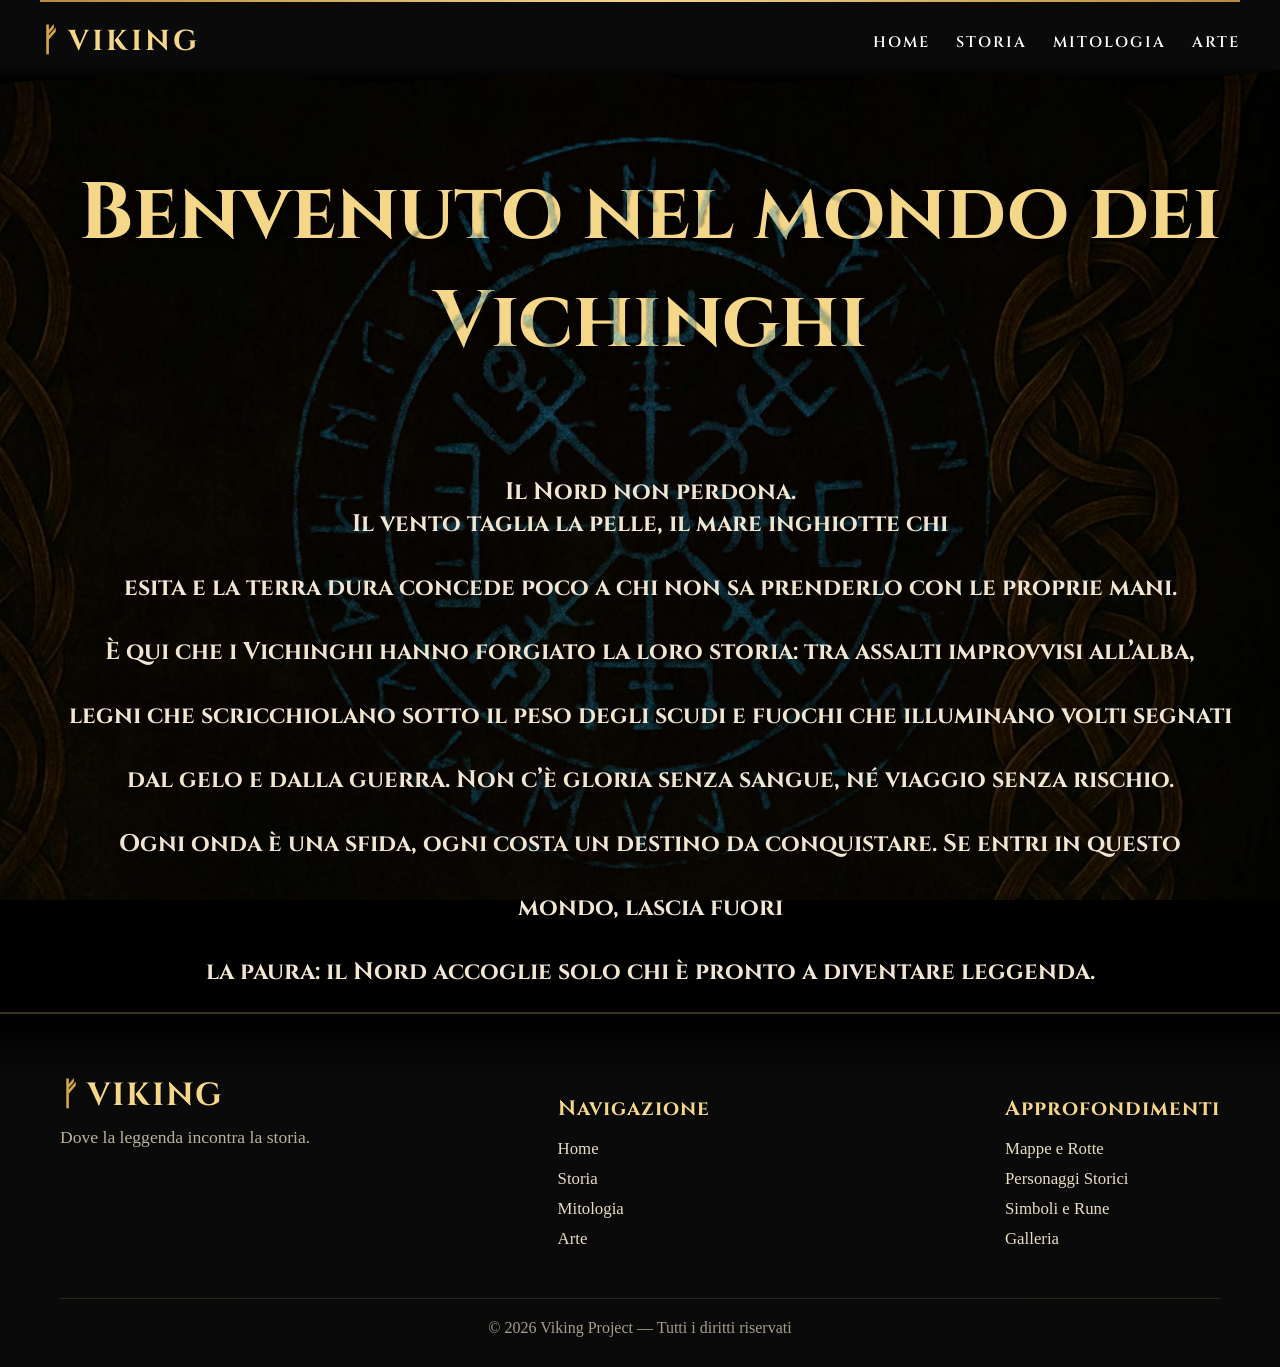
<file: index.html>
<!DOCTYPE html>
<html lang="it">
<head>
  <meta charset="UTF-8">
  <meta name="viewport" content="width=device-width, initial-scale=1.0">
  <title>Viking</title>
  <link rel="stylesheet" href="style.css">
  <link href="https://fonts.googleapis.com/css2?family=Cinzel:wght@700&display=swap" rel="stylesheet">
</head>
<body>

<header class="header-viking">
  <nav class="navbar">
    <div class="logo"><span class="rune">ᚠ</span> VIKING</div>
    <ul class="nav-links">
      <li><a href="./index.html">HOME</a></li>
      <li><a href="./storia.html">STORIA</a></li>
      <li><a href="./mitologia.html">MITOLOGIA</a></li>
      <li><a href="./arte.html">ARTE</a></li>
      
    </ul>
  </nav>
</header>
  <main>
  
   <section class="hero">
     <h1 class="hero-title">Benvenuto nel mondo dei Vichinghi</h1>
  <div class="vegvisir-container">
     
    <p class="text-paragraph"><strong> Il Nord non perdona. <br>Il vento taglia la pelle, il mare inghiotte chi  <br>
         <br>
      esita e la terra dura concede poco a chi non sa prenderlo con le proprie mani. <br>
        <br>
      È qui che i Vichinghi hanno forgiato la loro storia: tra assalti improvvisi all’alba,  <br>
        <br>
      legni che scricchiolano sotto il peso degli scudi e fuochi che illuminano volti segnati  <br>
        <br>
      dal gelo e dalla guerra. Non c’è gloria senza sangue, né viaggio senza rischio.  <br>
        <br>
      Ogni onda è una sfida, ogni costa un destino da conquistare. Se entri in questo  <br>
       <br>
      mondo, lascia fuori  <br>
        <br>
      la paura: il Nord accoglie solo chi è pronto a diventare leggenda.</p></strong>
  
  </div>
</section>
<footer class="footer-viking">
  <div class="footer-content">

    <!-- LOGO -->
    <div class="footer-section footer-logo">
      <div class="logo"><span class="rune">ᚠ</span> VIKING</div>
      <p class="footer-slogan">Dove la leggenda incontra la storia.</p>
    </div>

    <!-- LINK DI NAVIGAZIONE -->
    <div class="footer-section">
      <h3 class="footer-title">Navigazione</h3>
      <ul class="footer-links">
        <li><a href="./index.html">Home</a></li>
        <li><a href="./storia.html">Storia</a></li>
        <li><a href="./mitologia.html">Mitologia</a></li>
        <li><a href="./arte.html">Arte</a></li>
      </ul>
    </div>

    <!-- SEZIONE EXTRA -->
    <div class="footer-section">
      <h3 class="footer-title">Approfondimenti</h3>
      <ul class="footer-links">
        <li><a href="./mappe.html">Mappe e Rotte</a></li>
        <li><a href="./personaggi.html">Personaggi Storici</a></li>
        <li><a href="./simboli&rune.html">Simboli e Rune</a></li>
        <li><a href="./galleria.html">Galleria</a></li>
      </ul>
    </div>

 

  </div>

  <div class="footer-bottom">
    © 2026 Viking Project — Tutti i diritti riservati
  </div>
</footer>



  </main>
</body>
</html>
</file>
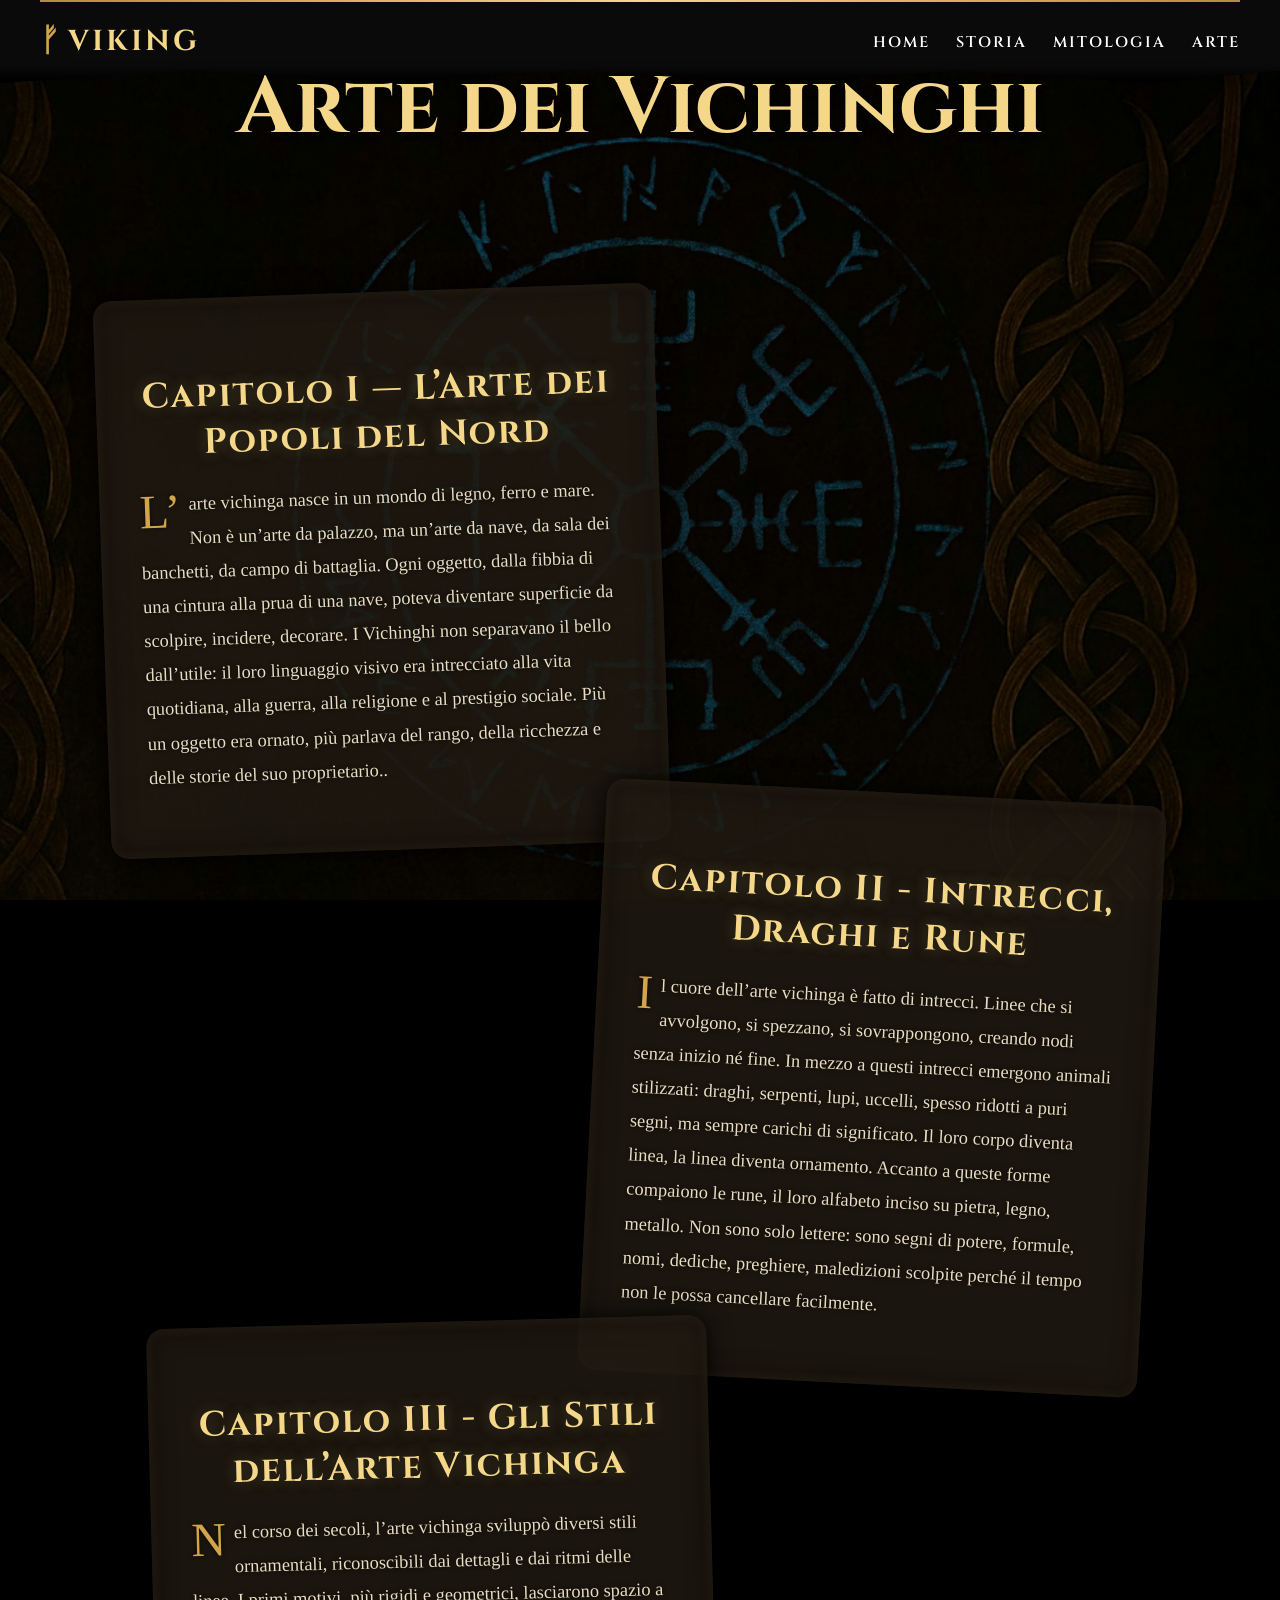
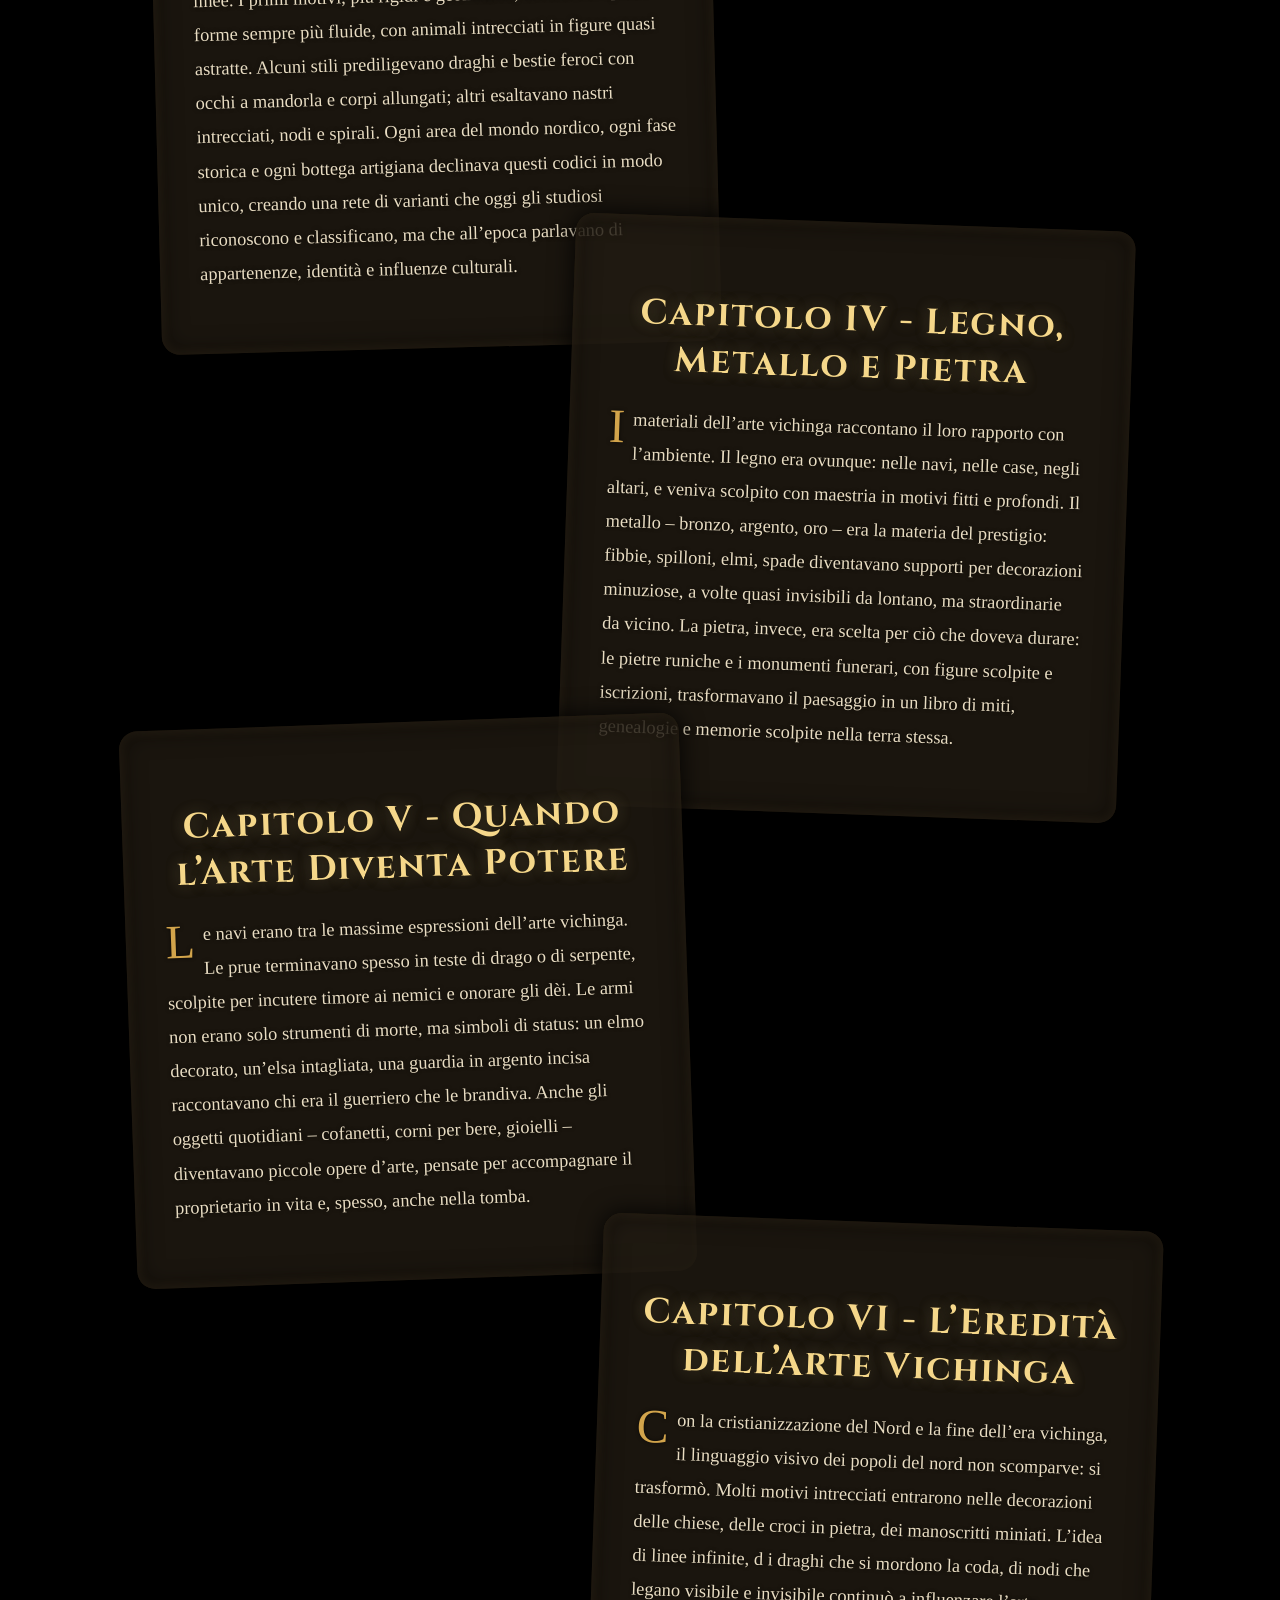
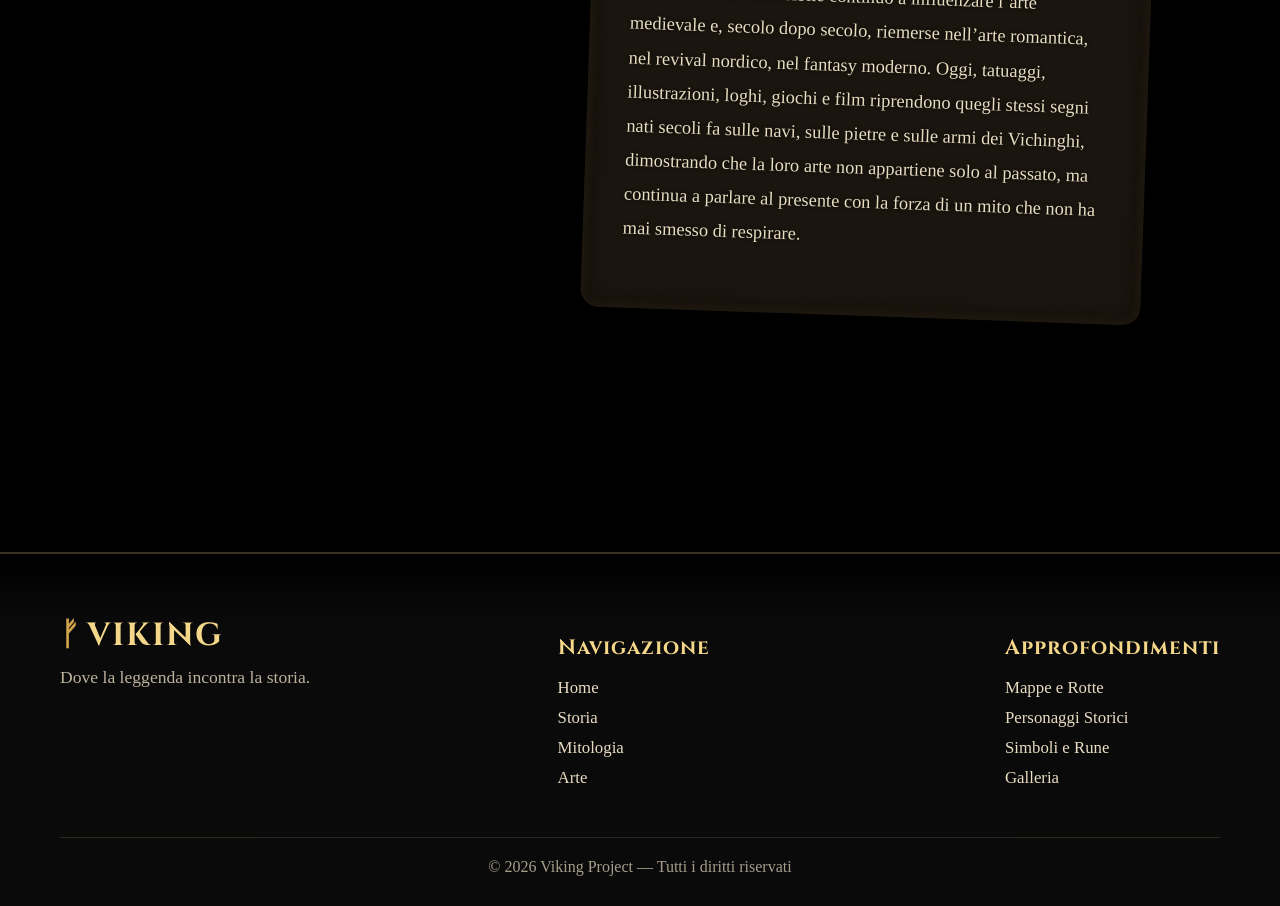
<file: arte.html>
<!DOCTYPE html>
<html lang="it">
<head>
  <meta charset="UTF-8">
  <meta name="viewport" content="width=device-width, initial-scale=1.0">
  <title>Viking</title>
  <link rel="stylesheet" href="style.css">
  <link href="https://fonts.googleapis.com/css2?family=Cinzel:wght@700&display=swap" rel="stylesheet">
</head>

<body>

<header class="header-viking">
  <nav class="navbar">
    <div class="logo"><span class="rune">ᚠ</span> VIKING</div>
    <ul class="nav-links">
      <li><a href="./index.html">HOME</a></li>
      <li><a href="./storia.html">STORIA</a></li>
      <li><a href="./mitologia.html">MITOLOGIA</a></li>
      <li><a href="./arte.html">ARTE</a></li>
      
    </ul>
  </nav>
</header>


  <main>
    <h1 class="arte-title">Arte dei Vichinghi</h1>
<section class="arte-vichinga">
   <!--CAP 1-->
    <div class="chapter-container">
        <h2 class="chapter-title">Capitolo I — L’Arte dei Popoli del Nord</h2>
        <p class="chapter-text">
           L’arte vichinga nasce in un mondo di legno, ferro e mare. 
           Non è un’arte da palazzo, ma un’arte da nave, da sala dei banchetti, 
           da campo di battaglia. Ogni oggetto, dalla fibbia di una cintura alla prua di una nave, 
           poteva diventare superficie da scolpire, incidere, decorare. I Vichinghi non separavano 
           il bello dall’utile: il loro linguaggio visivo era intrecciato alla vita quotidiana, 
           alla guerra, alla religione e al prestigio sociale. 
           Più un oggetto era ornato, più parlava del rango,
            della ricchezza e delle storie del suo proprietario..
        </p>
    </div>
     <!--CAP 2-->
  <div class="chapter-container">
        <h2 class="chapter-title">Capitolo II - Intrecci, Draghi e Rune</h2>
        <p class="chapter-text">
           Il cuore dell’arte vichinga è fatto di intrecci. Linee che si avvolgono, 
           si spezzano, si sovrappongono, creando nodi senza inizio né fine.
            In mezzo a questi intrecci emergono animali stilizzati: 
            draghi, serpenti, lupi, uccelli, spesso ridotti a puri segni,
             ma sempre carichi di significato. Il loro corpo diventa linea, 
             la linea diventa ornamento. Accanto a queste forme compaiono 
             le rune, il loro alfabeto inciso su pietra, legno, metallo. 
             Non sono solo lettere: sono segni di potere, 
           formule, nomi, dediche, preghiere,
            maledizioni scolpite perché il tempo non le possa cancellare facilmente.
        </p>
    </div>
     <!--CAP 3-->
  <div class="chapter-container">
        <h2 class="chapter-title">Capitolo III - Gli Stili dell’Arte Vichinga</h2>
        <p class="chapter-text">
          Nel corso dei secoli, l’arte vichinga sviluppò diversi 
          stili ornamentali, riconoscibili dai dettagli e dai ritmi delle linee. 
          I primi motivi, più rigidi e geometrici, lasciarono spazio 
          a forme sempre più fluide, con animali intrecciati 
          in figure quasi astratte. Alcuni stili prediligevano
           draghi e bestie feroci con occhi a mandorla 
           e corpi allungati; altri esaltavano nastri intrecciati, 
           nodi e spirali. Ogni area del mondo nordico, ogni 
           fase storica e ogni bottega artigiana declinava 
           questi codici in modo unico, creando una rete di varianti che oggi gli 
          studiosi riconoscono 
          e classificano, 
          ma che all’epoca parlavano di appartenenze, identità e influenze culturali.
        </p>
    </div>
 <!--CAP 4-->
  <div class="chapter-container">
        <h2 class="chapter-title"> Capitolo IV - Legno, Metallo e Pietra</h2>
        <p class="chapter-text">
           I materiali dell’arte vichinga raccontano il loro rapporto con l’ambiente. 
           Il legno era ovunque: nelle navi, nelle case, negli altari, 
           e veniva scolpito con maestria in motivi fitti e profondi. 
           Il metallo – bronzo, argento, oro – era la materia del prestigio: 
           fibbie, spilloni, elmi, spade diventavano supporti per decorazioni minuziose,
            a volte quasi invisibili da lontano, ma straordinarie da vicino. La pietra, invece,
             era scelta per ciò che doveva durare: le pietre runiche e i monumenti funerari, 
             con figure scolpite e iscrizioni,
            trasformavano il paesaggio in un libro di miti, genealogie e memorie scolpite nella terra stessa.
        </p>
    </div>
 <!--CAP 5-->
  <div class="chapter-container">
        <h2 class="chapter-title">Capitolo V - Quando l’Arte Diventa Potere</h2>
        <p class="chapter-text">
          Le navi erano tra le massime espressioni dell’arte vichinga. 
          Le prue terminavano spesso in teste di drago o di serpente, 
          scolpite per incutere timore ai nemici e onorare gli dèi. 
          Le armi non erano solo strumenti di morte, ma simboli di status:
           un elmo decorato, un’elsa intagliata, una guardia in argento 
           incisa raccontavano chi era il guerriero che le brandiva. 
           Anche gli oggetti quotidiani – cofanetti, corni per bere, gioielli –
           diventavano piccole opere d’arte, pensate per accompagnare 
           il proprietario in vita e, spesso, anche nella tomba.
        </p>
    </div>
     <!--CAP 6-->
      <div class="chapter-container">
        <h2 class="chapter-title">Capitolo VI - L’Eredità dell’Arte Vichinga</h2>
        <p class="chapter-text">
            Con la cristianizzazione del Nord e la fine dell’era vichinga, 
            il linguaggio visivo dei popoli del nord non scomparve: 
            si trasformò. Molti motivi intrecciati entrarono 
            nelle decorazioni delle chiese, delle croci in pietra,
             dei manoscritti miniati. L’idea di linee infinite, d
             i draghi che si mordono la coda, di nodi che legano visibile 
             e invisibile continuò a influenzare l’arte medievale e, 
             secolo dopo secolo, riemerse nell’arte romantica, 
             nel revival nordico, nel fantasy moderno. 
             Oggi, tatuaggi, illustrazioni, loghi,
              giochi e film riprendono quegli stessi segni nati secoli fa sulle navi,
               sulle pietre e sulle armi dei Vichinghi, dimostrando che la loro arte non appartiene solo al passato, 
            ma continua a parlare al presente con la forza di un mito che non ha mai smesso di respirare.
        </p>
    </div>
     
    </div>
</section>

<footer class="footer-viking">
  <div class="footer-content">

    <!-- LOGO -->
    <div class="footer-section footer-logo">
      <div class="logo"><span class="rune">ᚠ</span> VIKING</div>
      <p class="footer-slogan">Dove la leggenda incontra la storia.</p>
    </div>

    <!-- LINK DI NAVIGAZIONE -->
    <div class="footer-section">
      <h3 class="footer-title">Navigazione</h3>
      <ul class="footer-links">
        <li><a href="./index.html">Home</a></li>
        <li><a href="./storia.html">Storia</a></li>
        <li><a href="./mitologia.html">Mitologia</a></li>
        <li><a href="./arte.html">Arte</a></li>
      </ul>
    </div>

    <!-- SEZIONE EXTRA -->
    <div class="footer-section">
      <h3 class="footer-title">Approfondimenti</h3>
      <ul class="footer-links">
        <li><a href="./mappe.html">Mappe e Rotte</a></li>
        <li><a href="./personaggi.html">Personaggi Storici</a></li>
        <li><a href="./simboli&rune.html">Simboli e Rune</a></li>
        <li><a href="./galleria.html">Galleria</a></li>
      </ul>
    </div>

   

  </div>

  <div class="footer-bottom">
    © 2026 Viking Project — Tutti i diritti riservati
  </div>
</footer>


  </main>
</body>
</html>
</file>
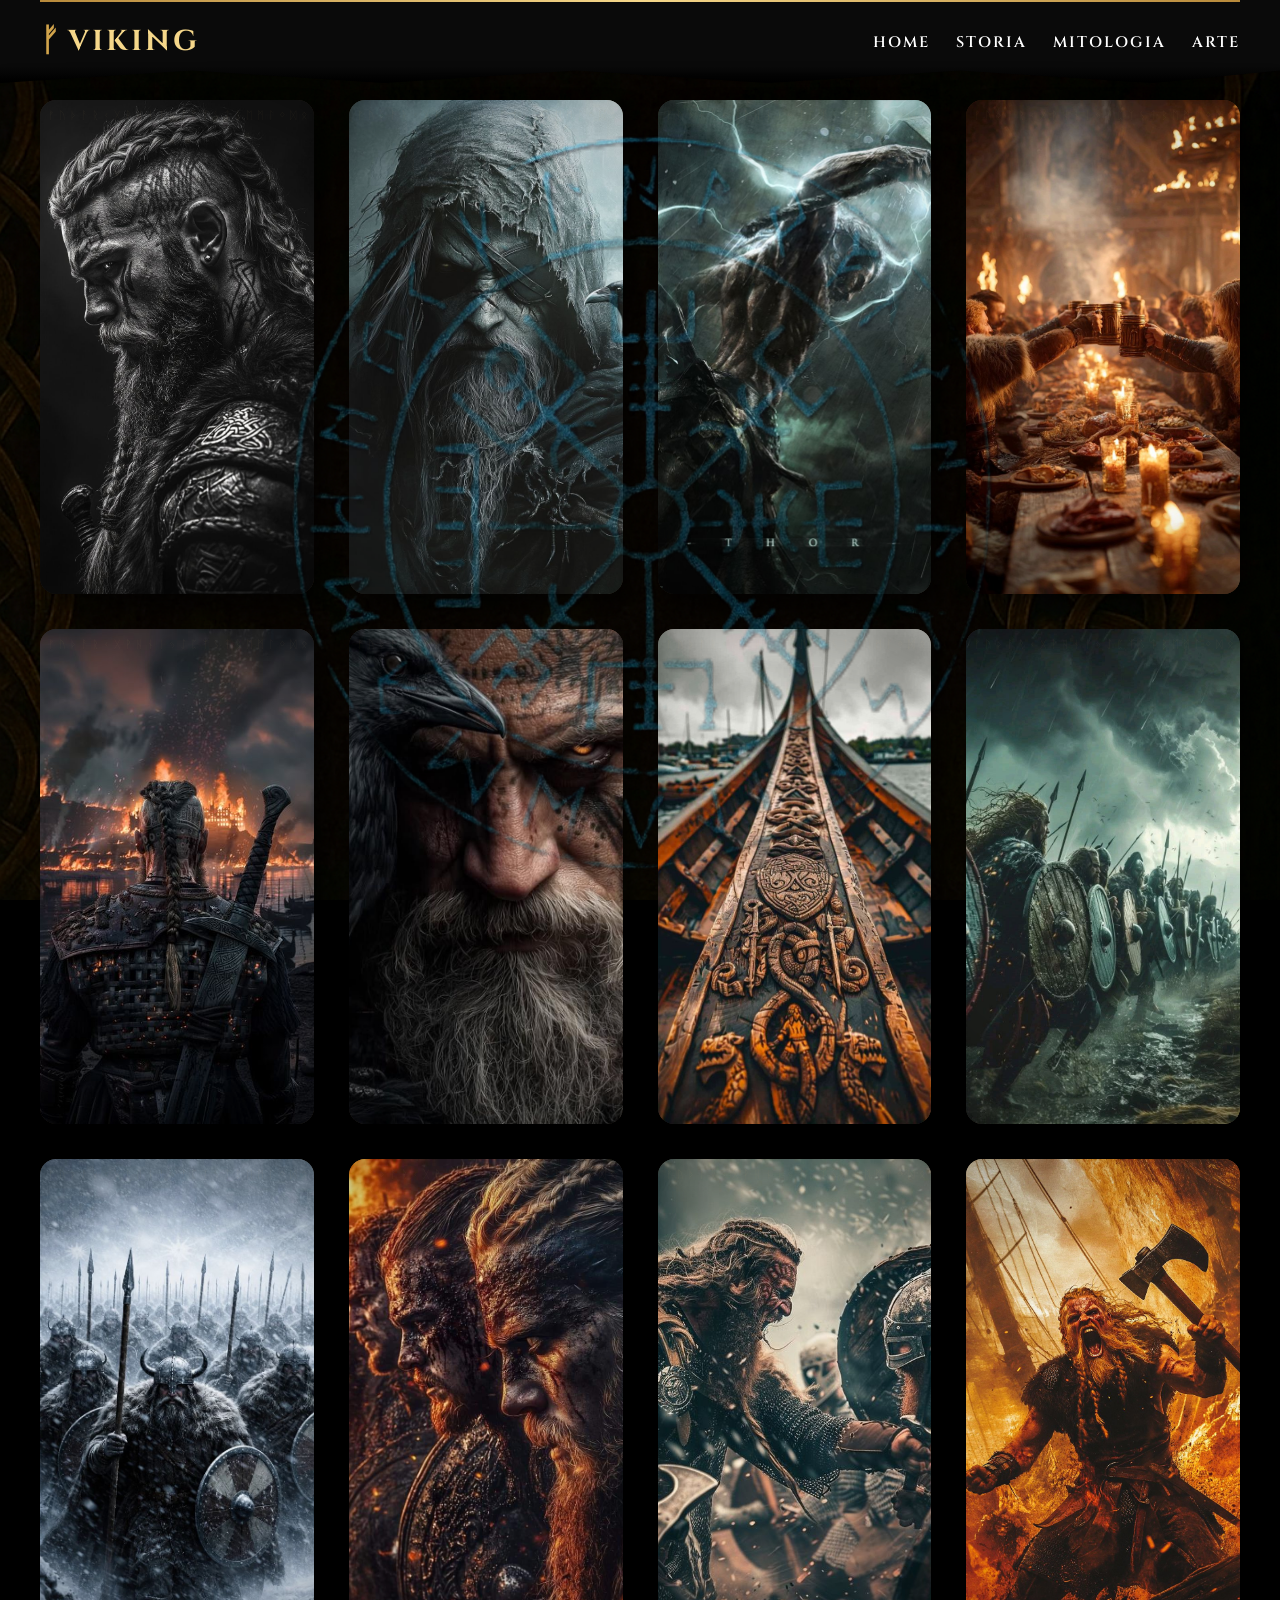
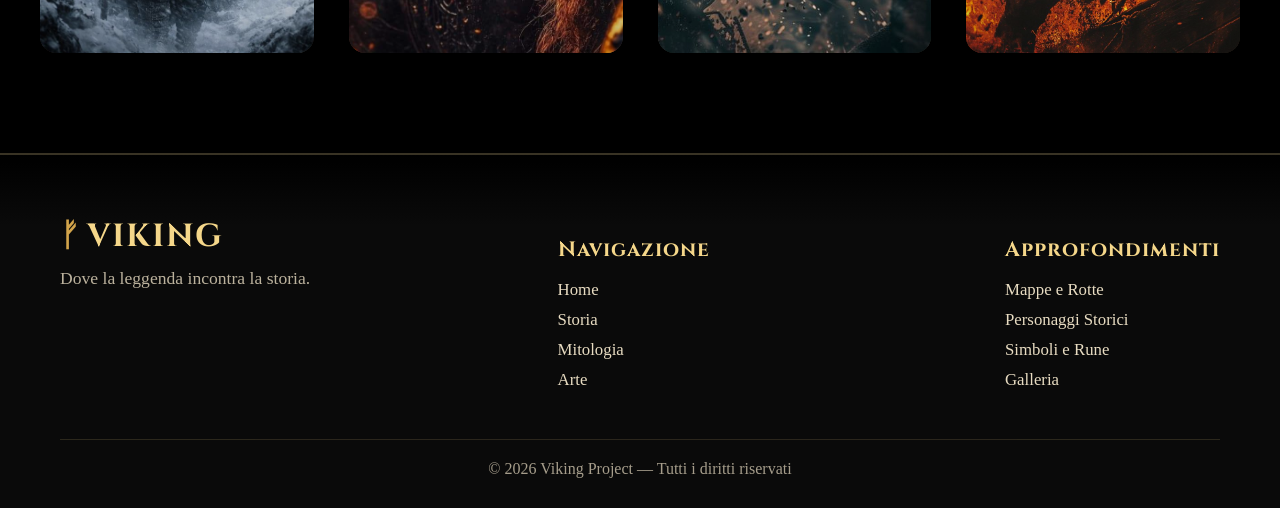
<file: galleria.html>
<!DOCTYPE html>
<html lang="it">
<head>
  <meta charset="UTF-8">
  <meta name="viewport" content="width=device-width, initial-scale=1.0">
  <title>Viking</title>
  <link rel="stylesheet" href="style.css">
  <link href="https://fonts.googleapis.com/css2?family=Cinzel:wght@700&display=swap" rel="stylesheet">
</head>
<body>

<header class="header-viking">
  <nav class="navbar">
    <div class="logo"><span class="rune">ᚠ</span> VIKING</div>
    <ul class="nav-links">
      <li><a href="./index.html">HOME</a></li>
      <li><a href="./storia.html">STORIA</a></li>
      <li><a href="./mitologia.html">MITOLOGIA</a></li>
      <li><a href="./arte.html">ARTE</a></li>
      
    </ul>
  </nav>
</header>

<div class="viking-gallery">

  <div class="gallery-item">
    <img src="img1.jpg" alt="Viking Image 1">
  </div>

  <div class="gallery-item">
    <img src="img2.jpg" alt="Viking Image 2">
  </div>

  <div class="gallery-item">
    <img src="img3.jpg" alt="Viking Image 3">
  </div>

  <div class="gallery-item">
    <img src="img4.jpg" alt="Viking Image 4">
  </div>

  <div class="gallery-item">
    <img src="img5.jpg" alt="Viking Image 5">
  </div>

  <div class="gallery-item">
    <img src="img6.jpg" alt="Viking Image 6">
  </div>
 <div class="gallery-item">
    <img src="img7.jpg" alt="Viking Image 7">
  </div>
  <div class="gallery-item">
    <img src="img8.jpg" alt="Viking Image 8">
  </div>
  <div class="gallery-item">
    <img src="img9.jpg" alt="Viking Image 9">
  </div>
  <div class="gallery-item">
    <img src="img10.jpg" alt="Viking Image 10">
  </div>
   <div class="gallery-item">
    <img src="img11.jpg" alt="Viking Image 11">
  </div>
   <div class="gallery-item">
    <img src="img12.jpg" alt="Viking Image 12">
  </div>
</div>


<footer class="footer-viking">
  <div class="footer-content">

    <!-- LOGO -->
    <div class="footer-section footer-logo">
      <div class="logo"><span class="rune">ᚠ</span> VIKING</div>
      <p class="footer-slogan">Dove la leggenda incontra la storia.</p>
    </div>

    <!-- LINK DI NAVIGAZIONE -->
    <div class="footer-section">
      <h3 class="footer-title">Navigazione</h3>
      <ul class="footer-links">
        <li><a href="./index.html">Home</a></li>
        <li><a href="./storia.html">Storia</a></li>
        <li><a href="./mitologia.html">Mitologia</a></li>
        <li><a href="./arte.html">Arte</a></li>
      </ul>
    </div>

    <!-- SEZIONE EXTRA -->
    <div class="footer-section">
      <h3 class="footer-title">Approfondimenti</h3>
      <ul class="footer-links">
        <li><a href="./mappe.html">Mappe e Rotte</a></li>
        <li><a href="./personaggi.html">Personaggi Storici</a></li>
        <li><a href="./simboli&rune.html">Simboli e Rune</a></li>
        <li><a href="./galleria.html">Galleria</a></li>
      </ul>
    </div>

 

  </div>

  <div class="footer-bottom">
    © 2026 Viking Project — Tutti i diritti riservati
  </div>
</footer>
</file>
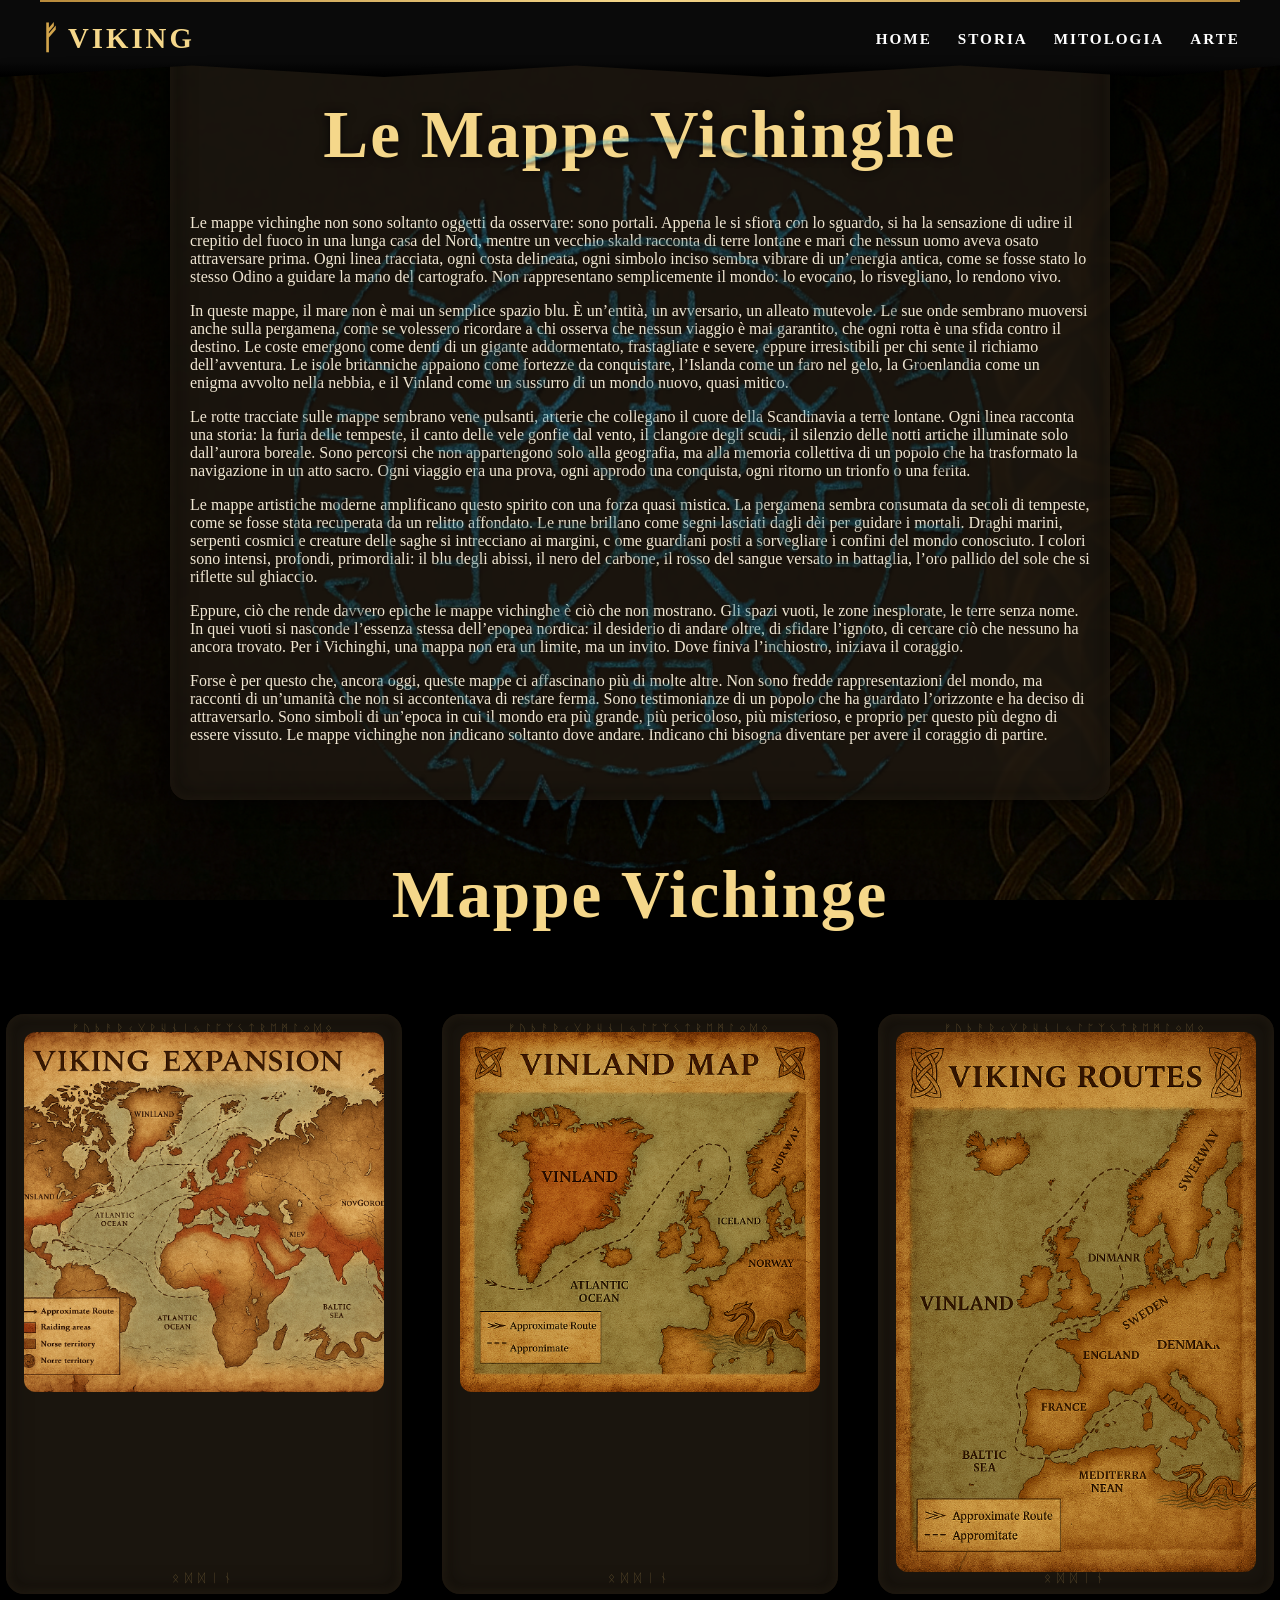
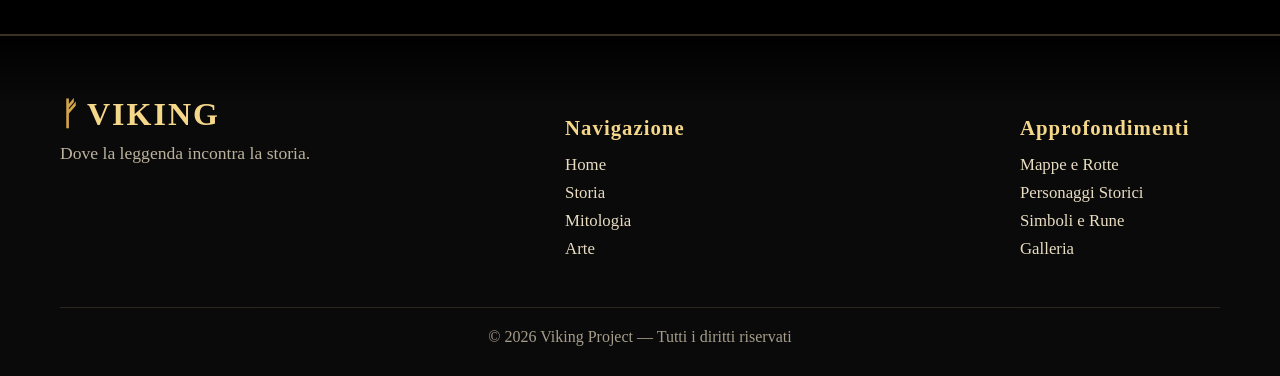
<file: mappe.html>
<!DOCTYPE html>
<html lang="it">

<head>
    <meta charset="UTF-8">
    <title>Mappe Vichinghe</title>
    <link rel="stylesheet" href="style.css">
</head>

<body>
    <header class="header-viking">
        <nav class="navbar">
            <div class="logo"><span class="rune">ᚠ</span> VIKING</div>
            <ul class="nav-links">
                <li><a href="./index.html">HOME</a></li>
                <li><a href="./storia.html">STORIA</a></li>
                <li><a href="./mitologia.html">MITOLOGIA</a></li>
                <li><a href="./arte.html">ARTE</a></li>
            </ul>
        </nav>
    </header>
    <section class="mappe-text">
        <div class="container">
            <h1 class="mappe-title">Le Mappe Vichinghe</h1>
            <p>
                Le mappe vichinghe non sono soltanto oggetti da osservare: sono portali.
                Appena le si sfiora con lo sguardo, si ha la sensazione di udire il crepitio
                del fuoco in una lunga casa del Nord, mentre un vecchio skald racconta di terre
                lontane e mari che nessun uomo aveva osato attraversare prima. Ogni linea tracciata,
                ogni costa delineata, ogni simbolo inciso sembra vibrare di un’energia antica,
                come se fosse stato lo stesso Odino a guidare la mano del cartografo.
                Non rappresentano semplicemente
                il mondo: lo evocano, lo risvegliano, lo rendono vivo.
            </p>

            <p>
                In queste mappe, il mare non è mai un semplice spazio blu.
                È un’entità, un avversario, un alleato mutevole. Le sue onde sembrano muoversi
                anche sulla pergamena,
                come se volessero
                ricordare a
                chi osserva
                che nessun viaggio è mai garantito,
                che ogni rotta è una sfida contro il destino.
                Le coste emergono come denti di un gigante addormentato,
                frastagliate e severe, eppure irresistibili per chi sente il richiamo
                dell’avventura. Le isole britanniche appaiono come fortezze da conquistare,
                l’Islanda come un faro nel gelo, la Groenlandia come un enigma avvolto nella nebbia,
                e il Vinland come un sussurro di un mondo nuovo, quasi mitico.
            </p>

            <p>
                Le rotte tracciate sulle mappe sembrano vene pulsanti, arterie che collegano
                il cuore della Scandinavia a terre lontane. Ogni linea racconta una storia:
                la furia delle tempeste, il canto delle vele gonfie dal vento,
                il clangore degli scudi, il silenzio delle notti artiche
                illuminate solo dall’aurora boreale. Sono percorsi
                che non appartengono solo alla geografia, ma alla memoria collettiva di un popolo
                che ha trasformato la navigazione in un atto sacro.
                Ogni viaggio era una prova, ogni approdo una conquista, ogni ritorno un trionfo o una ferita.
            </p>
            <p>
                Le mappe artistiche moderne
                amplificano questo spirito
                con una forza quasi mistica.
                La pergamena sembra consumata
                da secoli di tempeste,
                come se fosse stata recuperata da un relitto affondato.
                Le rune brillano come segni lasciati dagli dèi per guidare i mortali.
                Draghi marini, serpenti cosmici e creature delle saghe si intrecciano ai margini, c
                ome guardiani posti a sorvegliare i confini del mondo conosciuto.
                I colori sono intensi, profondi, primordiali: il blu degli abissi,
                il nero del carbone,
                il rosso del sangue
                versato in battaglia,
                l’oro pallido del sole
                che si riflette sul ghiaccio.
            </p>
            <p>Eppure, ciò che rende davvero epiche le mappe vichinghe è ciò che non mostrano. Gli spazi vuoti, le zone
                inesplorate,
                le terre senza nome. In quei vuoti si nasconde l’essenza stessa dell’epopea nordica: il desiderio di
                andare oltre,
                di sfidare l’ignoto, di cercare ciò che nessuno ha ancora trovato.
                Per i Vichinghi, una mappa non era un limite, ma un invito. Dove finiva l’inchiostro, iniziava il
                coraggio.
            </p>
            <p>
                Forse è per questo che, ancora oggi, queste mappe ci affascinano
                più di molte altre. Non sono fredde rappresentazioni del mondo,
                ma racconti di un’umanità che non si accontentava di restare ferma.
                Sono testimonianze di un popolo che ha guardato l’orizzonte e ha deciso
                di attraversarlo. Sono simboli di un’epoca in cui il mondo era più grande,
                più pericoloso, più misterioso, e proprio per questo più degno di essere vissuto.
                Le mappe vichinghe non indicano soltanto dove andare. Indicano chi bisogna diventare per avere il
                coraggio di partire.
            </p>
        </div>
    </section>

    <section class="mappe">
        <h1 class="mappe-title"> Mappe Vichinge </h1>

        <div class="gallery">
            <div class="map-card">
                <img src="./espansione-vik.png"
                    alt="Mappa Espansione Vichinga">
            </div>

            <div class="map-card">
                <img src="./vinland.png"
                    alt="Mappa Vinland">
            </div>

            <div class="map-card">
                <img src="./routes.png" alt="Rotte Vichinghe">
            </div>
        </div>
    </section>
    <footer class="footer-viking">
        <div class="footer-content">

            <!-- LOGO -->
            <div class="footer-section footer-logo">
                <div class="logo"><span class="rune">ᚠ</span> VIKING</div>
                <p class="footer-slogan">Dove la leggenda incontra la storia.</p>
            </div>

            <!-- LINK DI NAVIGAZIONE -->
            <div class="footer-section">
                <h3 class="footer-title">Navigazione</h3>
                <ul class="footer-links">
                    <li><a href="./index.html">Home</a></li>
                    <li><a href="./storia.html">Storia</a></li>
                    <li><a href="./mitologia.html">Mitologia</a></li>
                    <li><a href="./arte.html">Arte</a></li>
                </ul>
            </div>

            <!-- SEZIONE EXTRA -->
            <div class="footer-section">
                <h3 class="footer-title">Approfondimenti</h3>
                <ul class="footer-links">
                    <li><a href="./mappe.html">Mappe e Rotte</a></li>
                    <li><a href="./personaggi.html">Personaggi Storici</a></li>
                    <li><a href="./simboli&rune.html">Simboli e Rune</a></li>
                    <li><a href="./galleria.html">Galleria</a></li>
                </ul>
            </div>



        </div>

        <div class="footer-bottom">
            © 2026 Viking Project — Tutti i diritti riservati
        </div>
    </footer>
</body>

</html>
</file>
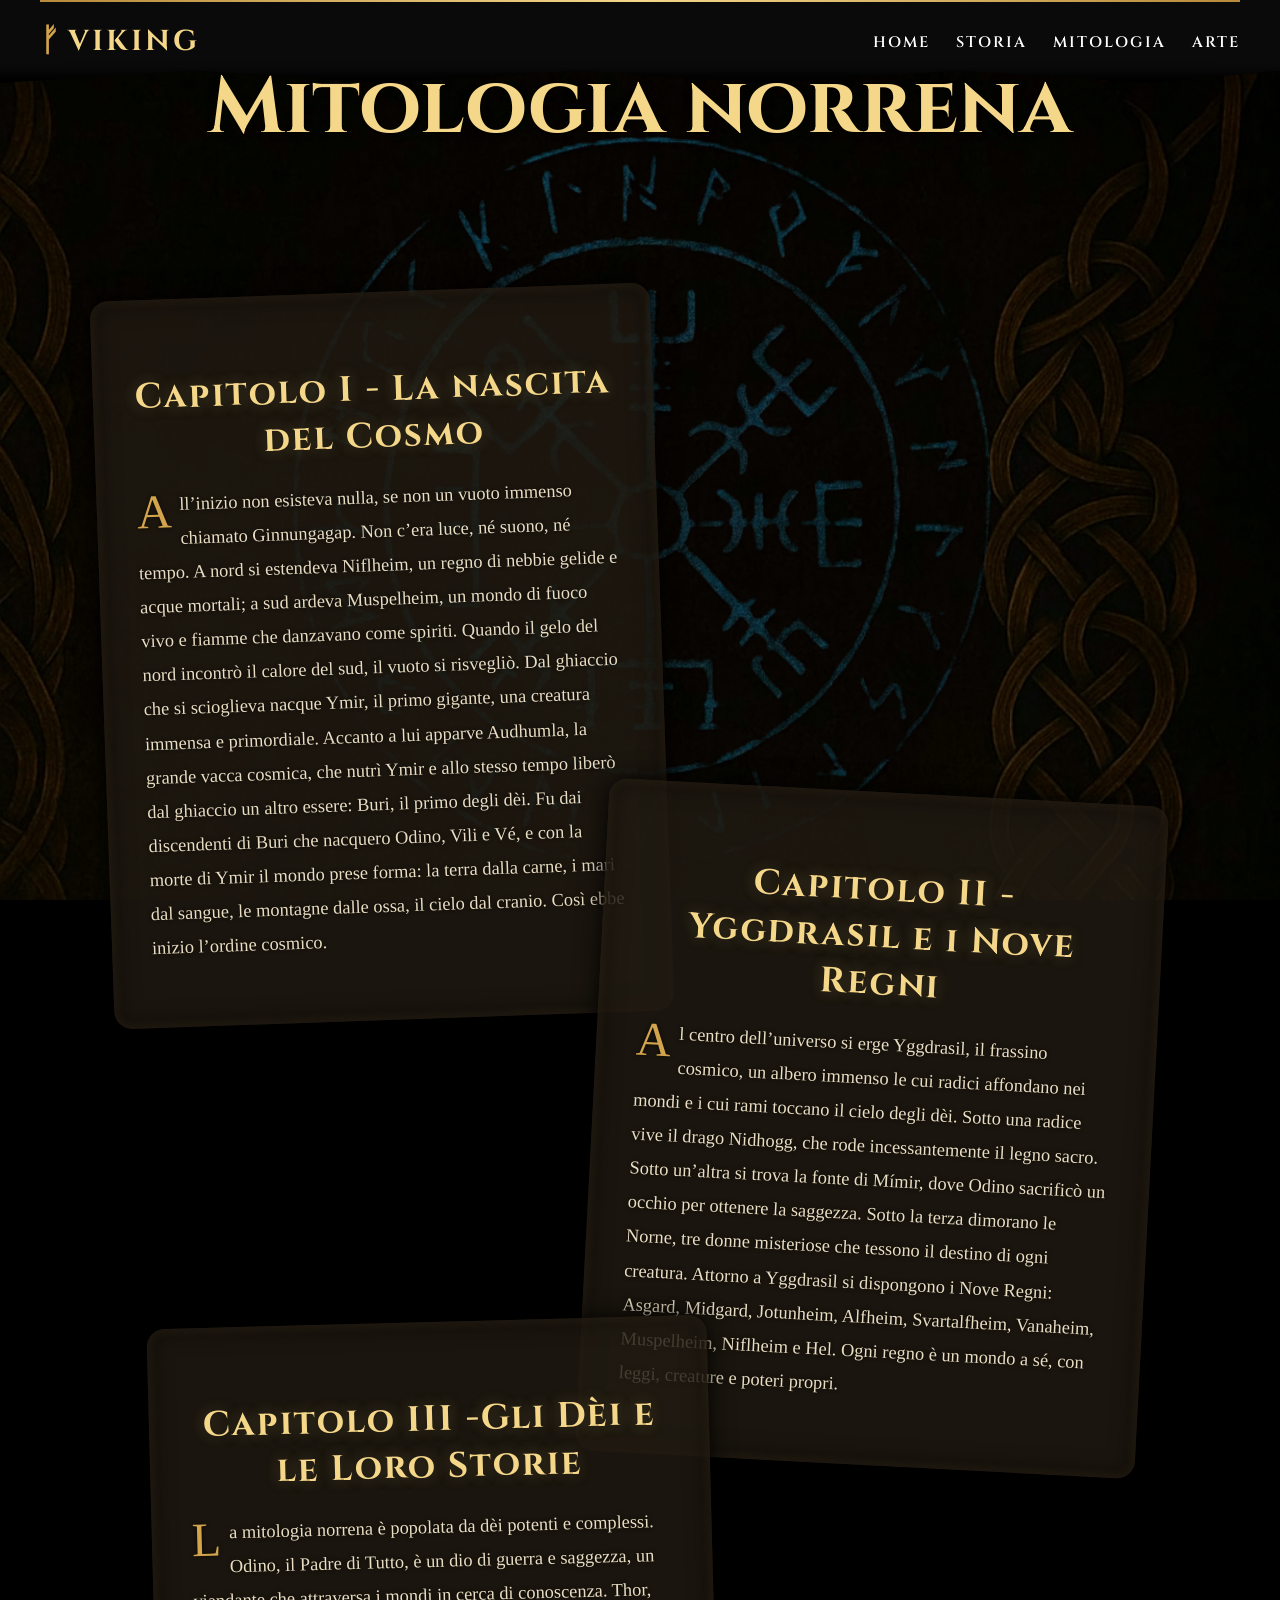
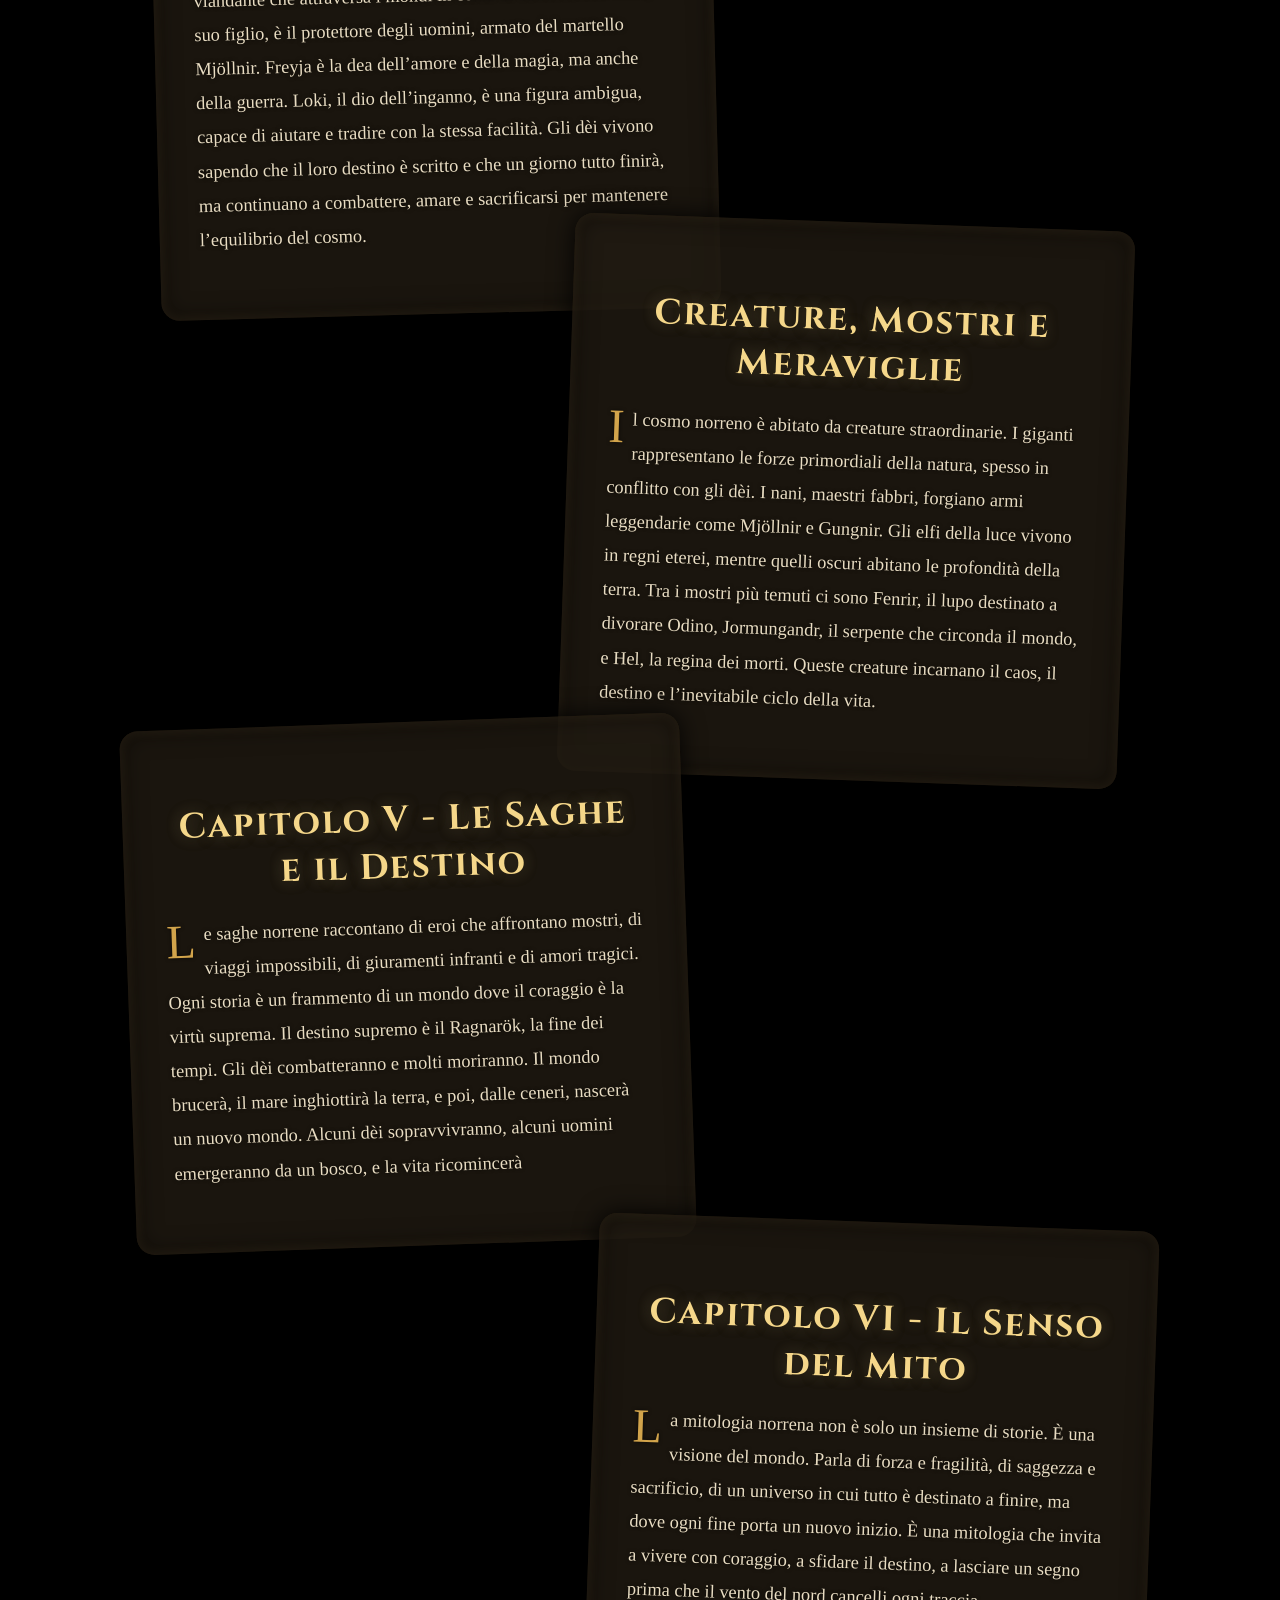
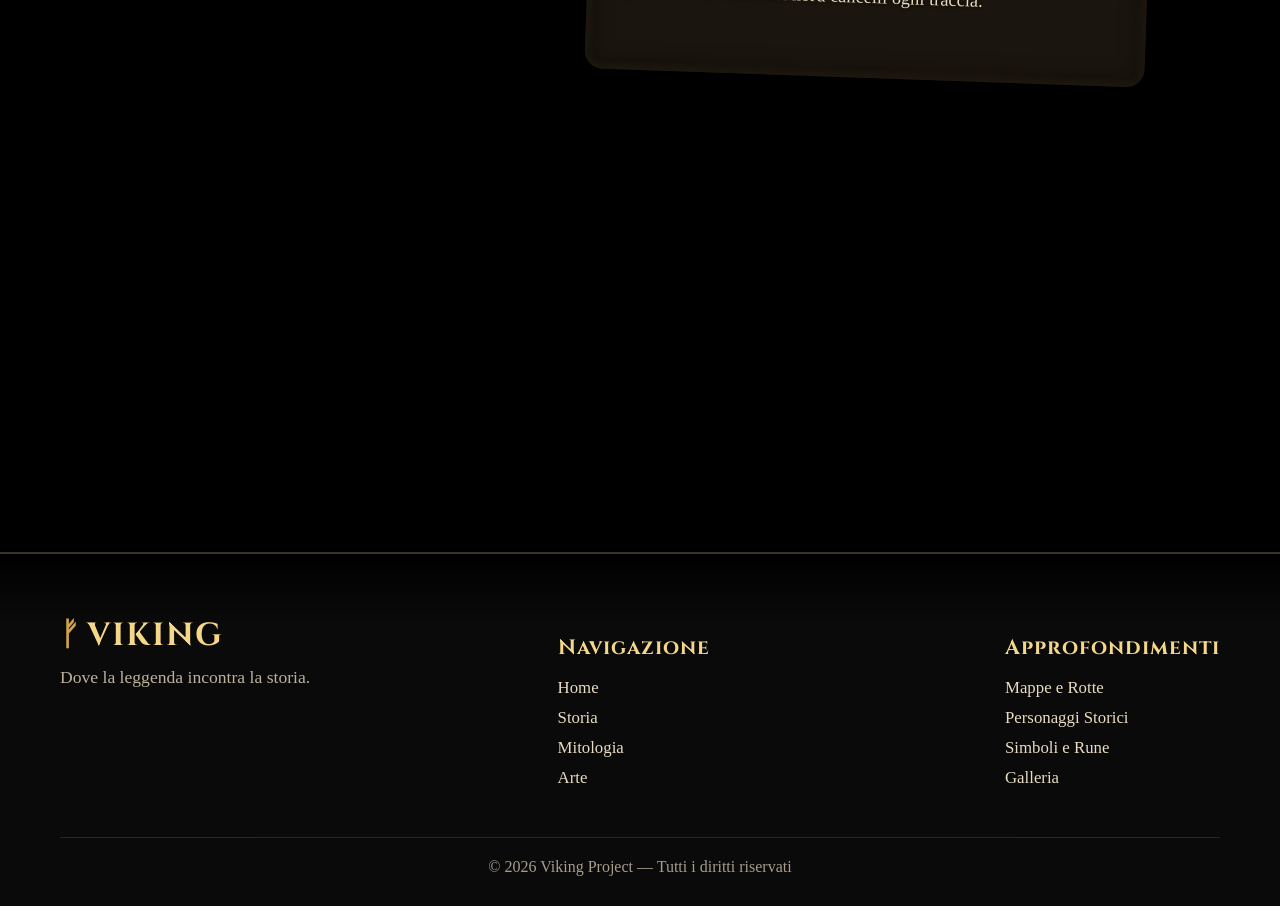
<file: mitologia.html>
<!DOCTYPE html>
<html lang="it">
<head>
  <meta charset="UTF-8">
  <meta name="viewport" content="width=device-width, initial-scale=1.0">
  <title>Viking</title>
  <link rel="stylesheet" href="style.css">
  <link href="https://fonts.googleapis.com/css2?family=Cinzel:wght@700&display=swap" rel="stylesheet">
</head>

<body>

<header class="header-viking">
  <nav class="navbar">
    <div class="logo"><span class="rune">ᚠ</span> VIKING</div>
    <ul class="nav-links">
      <li><a href="./index.html">HOME</a></li>
      <li><a href="./storia.html">STORIA</a></li>
      <li><a href="./mitologia.html">MITOLOGIA</a></li>
      <li><a href="./arte.html">ARTE</a></li>
      
    </ul>
  </nav>
</header>


  <main>
    <h1 class="mito-title">Mitologia norrena</h1>
<section class="mitologia-norrena">
   <!--CAP 1-->
    <div class="chapter-container">
        <h2 class="chapter-title">Capitolo I - La nascita del Cosmo</h2>
        <p class="chapter-text">
           All’inizio non esisteva nulla, se non un vuoto immenso chiamato Ginnungagap. Non c’era luce, 
           né suono, né tempo. A nord si estendeva Niflheim, un regno di nebbie gelide e acque mortali;
            a sud ardeva Muspelheim, un mondo di fuoco vivo e fiamme che danzavano come spiriti. 
            Quando il gelo del nord incontrò il calore del sud, il vuoto si risvegliò. 
            Dal ghiaccio che si scioglieva nacque Ymir, il primo gigante, una creatura 
            immensa e primordiale. Accanto a lui apparve Audhumla, la grande vacca cosmica, 
            che nutrì Ymir e allo stesso tempo liberò dal ghiaccio un altro essere: Buri, 
            il primo degli dèi. Fu dai discendenti di Buri che nacquero Odino, Vili e Vé, 
            e con la morte di Ymir il mondo prese forma: la terra dalla carne, 
           i mari dal sangue, le montagne dalle ossa, 
           il cielo dal cranio. Così ebbe inizio l’ordine cosmico.
        </p>
    </div>
     <!--CAP 2-->
  <div class="chapter-container">
        <h2 class="chapter-title">Capitolo II - Yggdrasil e i Nove Regni</h2>
        <p class="chapter-text">
            Al centro dell’universo si erge Yggdrasil, il frassino cosmico, 
            un albero immenso le cui radici affondano nei mondi e i cui rami 
            toccano il cielo degli dèi. Sotto una radice vive il drago Nidhogg, 
            che rode incessantemente il legno sacro. Sotto un’altra si trova la 
            fonte di Mímir, dove Odino sacrificò un occhio per ottenere la saggezza.
             Sotto la terza dimorano le Norne, tre donne misteriose che tessono
              il destino di ogni creatura. Attorno a Yggdrasil si dispongono i Nove Regni: Asgard,
               Midgard, Jotunheim, Alfheim, Svartalfheim, Vanaheim, Muspelheim, 
            Niflheim e Hel. Ogni regno è un mondo a sé, con leggi, creature e poteri propri.
        </p>
    </div>
     <!--CAP 3-->
  <div class="chapter-container">
        <h2 class="chapter-title">Capitolo III -Gli Dèi e le Loro Storie</h2>
        <p class="chapter-text">
           La mitologia norrena è popolata da dèi potenti e complessi. Odino, il Padre di Tutto,
            è un dio di guerra e saggezza, un viandante che attraversa i mondi in cerca di conoscenza. 
            Thor, suo figlio, è il protettore degli uomini, armato del martello Mjöllnir. 
            Freyja è la dea dell’amore e della magia, ma anche della guerra. Loki, il dio 
            dell’inganno, è una figura ambigua, capace di aiutare e tradire con la stessa facilità. 
            Gli dèi vivono sapendo che il loro destino è scritto e che un giorno tutto finirà,
            ma continuano a combattere, amare 
            e sacrificarsi per mantenere l’equilibrio del cosmo.
        </p>
    </div>
 <!--CAP 4-->
  <div class="chapter-container">
        <h2 class="chapter-title">Creature, Mostri e Meraviglie</h2>
        <p class="chapter-text">
            Il cosmo norreno è abitato da creature straordinarie. I giganti rappresentano 
            le forze primordiali della natura, spesso in conflitto con gli dèi. 
            I nani, maestri fabbri, forgiano armi leggendarie come Mjöllnir e Gungnir. 
            Gli elfi della luce vivono in regni eterei, mentre quelli oscuri abitano 
            le profondità della terra. Tra i mostri più temuti ci sono Fenrir, 
            il lupo destinato a divorare Odino, Jormungandr, il serpente che circonda il mondo, e Hel, 
            la regina dei morti. Queste creature 
            incarnano il caos, il destino e l’inevitabile ciclo della vita.
        </p>
    </div>
 <!--CAP 5-->
  <div class="chapter-container">
        <h2 class="chapter-title">Capitolo V - Le Saghe e il Destino</h2>
        <p class="chapter-text">
           Le saghe norrene raccontano di eroi che affrontano mostri, di viaggi impossibili, 
           di giuramenti infranti e di amori tragici. Ogni storia è un frammento di un mondo 
           dove il coraggio è la virtù suprema. Il destino supremo è il Ragnarök, la fine dei tempi. 
           Gli dèi combatteranno e molti moriranno. Il mondo brucerà, il mare inghiottirà la terra, e poi, dalle ceneri, 
           nascerà un nuovo mondo. 
           Alcuni dèi sopravvivranno,
            alcuni uomini emergeranno da un bosco, e la vita ricomincerà
        </p>
    </div>
     <!--CAP 6-->
      <div class="chapter-container">
        <h2 class="chapter-title">Capitolo VI - Il Senso del Mito</h2>
        <p class="chapter-text">
            La mitologia norrena non è solo un insieme di storie. È una visione del mondo. 
            Parla di forza e fragilità, di saggezza e sacrificio, di un universo in cui tutto è destinato a finire,
             ma dove ogni fine porta un nuovo inizio. È una mitologia che invita a vivere con coraggio, a sfidare il destino, a 
            lasciare un segno prima che il vento del nord cancelli ogni traccia.
        </p>
    </div>
     
    </div>
</section>

<footer class="footer-viking">
  <div class="footer-content">

    <!-- LOGO -->
    <div class="footer-section footer-logo">
      <div class="logo"><span class="rune">ᚠ</span> VIKING</div>
      <p class="footer-slogan">Dove la leggenda incontra la storia.</p>
    </div>

    <!-- LINK DI NAVIGAZIONE -->
    <div class="footer-section">
      <h3 class="footer-title">Navigazione</h3>
      <ul class="footer-links">
        <li><a href="./index.html">Home</a></li>
        <li><a href="./storia.html">Storia</a></li>
        <li><a href="./mitologia.html">Mitologia</a></li>
        <li><a href="./arte.html">Arte</a></li>
      </ul>
    </div>

    <!-- SEZIONE EXTRA -->
    <div class="footer-section">
      <h3 class="footer-title">Approfondimenti</h3>
      <ul class="footer-links">
        <li><a href="./mappe.html">Mappe e Rotte</a></li>
        <li><a href="./personaggi.html">Personaggi Storici</a></li>
        <li><a href="./simboli&rune.html">Simboli e Rune</a></li>
        <li><a href="./galleria.html">Galleria</a></li>
      </ul>
    </div>

    

  </div>

  <div class="footer-bottom">
    © 2026 Viking Project — Tutti i diritti riservati
  </div>
</footer>



  </main>
</body>
</html>
</file>
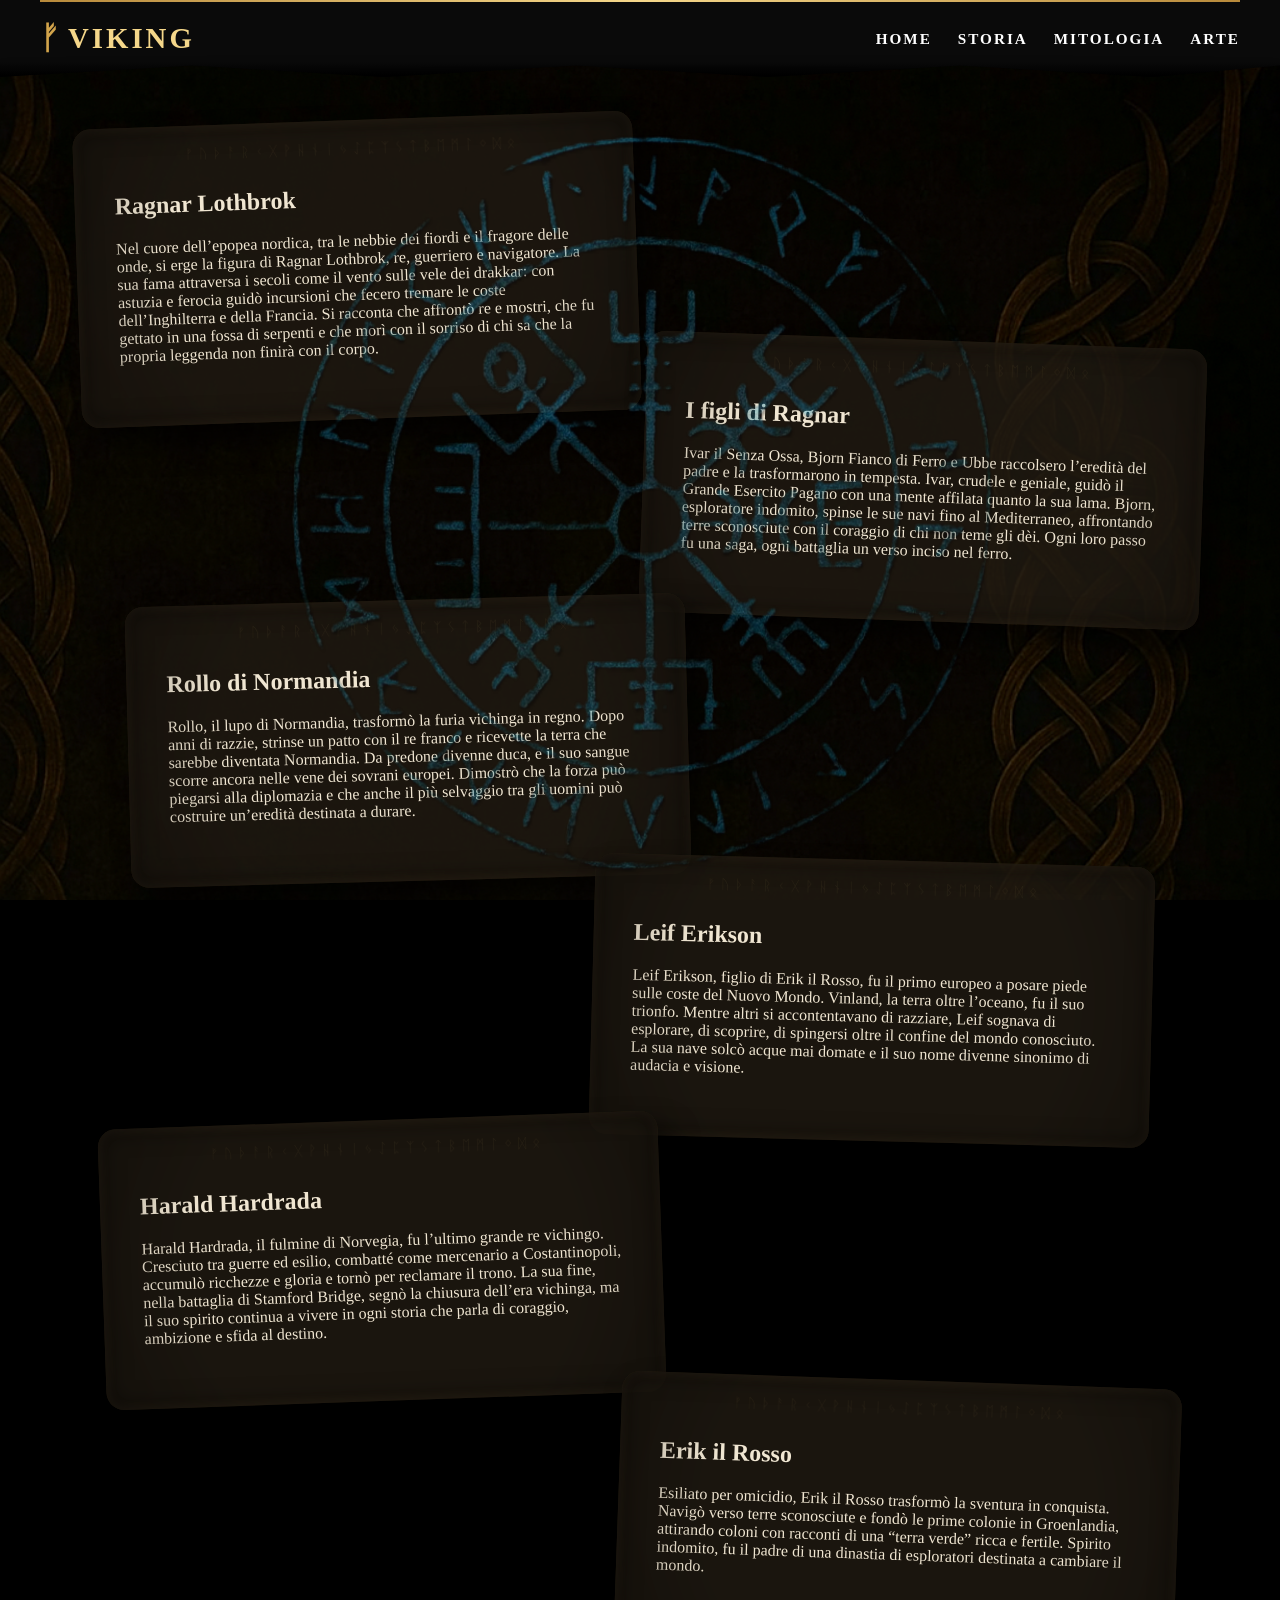
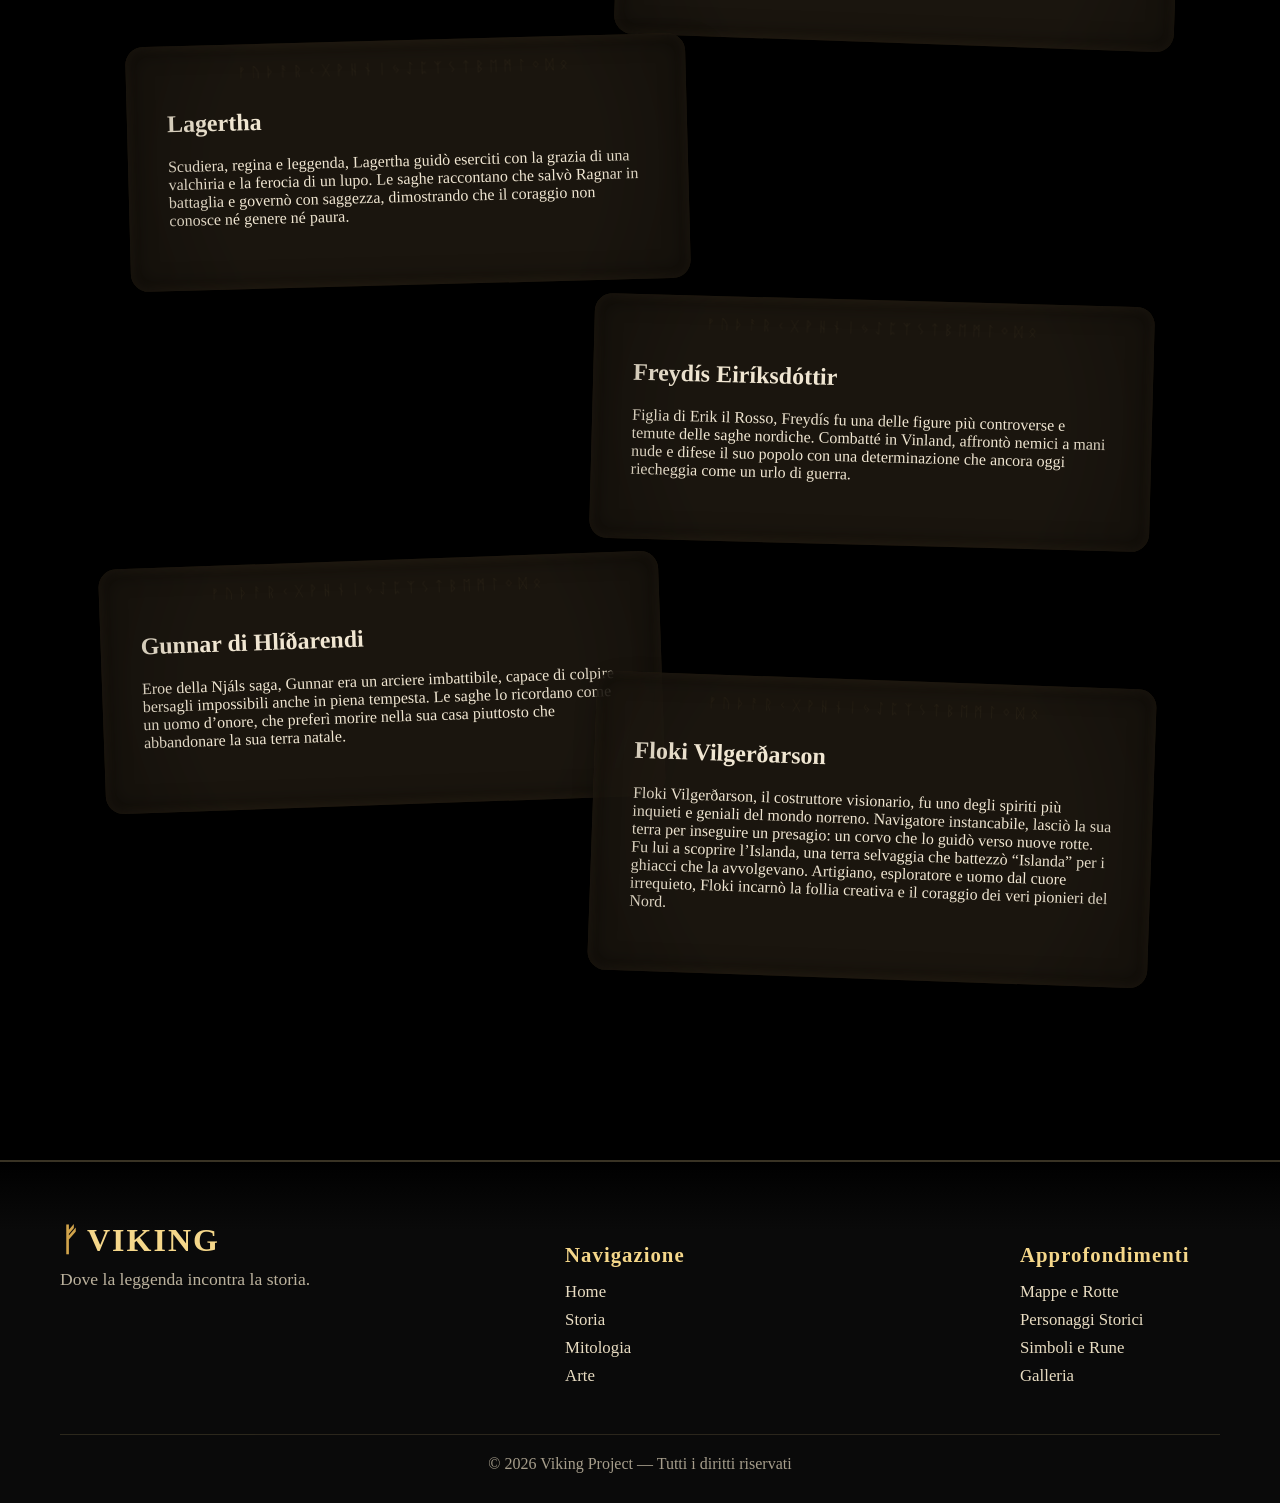
<file: personaggi.html>
<!DOCTYPE html>
<html lang="it">
<head>
  <meta charset="UTF-8">
  <title>Personaggi Storici Vichinghi</title>
  <link rel="stylesheet" href="style.css">
</head>
<body>
<header class="header-viking">
        <nav class="navbar">
            <div class="logo"><span class="rune">ᚠ</span> VIKING</div>
            <ul class="nav-links">
                <li><a href="./index.html">HOME</a></li>
                <li><a href="./storia.html">STORIA</a></li>
                <li><a href="./mitologia.html">MITOLOGIA</a></li>
                <li><a href="./arte.html">ARTE</a></li>
            </ul>
        </nav>
    </header>
  <main class="page">
    <h1 class="page-title">Eroi del Nord</h1>

    <section class="cards-grid">

      <article class="viking-card">
     
        <div class="viking-content">
          <h2>Ragnar Lothbrok</h2>
          <p>
            Nel cuore dell’epopea nordica, tra le nebbie dei fiordi e il fragore delle onde, si erge la figura di
            Ragnar Lothbrok, re, guerriero e navigatore. La sua fama attraversa i secoli come il vento sulle vele
            dei drakkar: con astuzia e ferocia guidò incursioni che fecero tremare le coste dell’Inghilterra e
            della Francia. Si racconta che affrontò re e mostri, che fu gettato in una fossa di serpenti e che
            morì con il sorriso di chi sa che la propria leggenda non finirà con il corpo.
          </p>
        </div>
      </article>

      <article class="viking-card">
       
        <div class="viking-content">
          <h2>I figli di Ragnar</h2>
          <p>
            Ivar il Senza Ossa, Bjorn Fianco di Ferro e Ubbe raccolsero l’eredità del padre e la trasformarono in
            tempesta. Ivar, crudele e geniale, guidò il Grande Esercito Pagano con una mente affilata quanto la
            sua lama. Bjorn, esploratore indomito, spinse le sue navi fino al Mediterraneo, affrontando terre
            sconosciute con il coraggio di chi non teme gli dèi. Ogni loro passo fu una saga, ogni battaglia un
            verso inciso nel ferro.
          </p>
        </div>
      </article>

      <article class="viking-card">
       
        <div class="viking-content">
          <h2>Rollo di Normandia</h2>
          <p>
            Rollo, il lupo di Normandia, trasformò la furia vichinga in regno. Dopo anni di razzie, strinse un
            patto con il re franco e ricevette la terra che sarebbe diventata Normandia. Da predone divenne duca,
            e il suo sangue scorre ancora nelle vene dei sovrani europei. Dimostrò che la forza può piegarsi alla
            diplomazia e che anche il più selvaggio tra gli uomini può costruire un’eredità destinata a durare.
          </p>
        </div>
      </article>

      <article class="viking-card">
       
        <div class="viking-content">
          <h2>Leif Erikson</h2>
          <p>
            Leif Erikson, figlio di Erik il Rosso, fu il primo europeo a posare piede sulle coste del Nuovo Mondo.
            Vinland, la terra oltre l’oceano, fu il suo trionfo. Mentre altri si accontentavano di razziare, Leif
            sognava di esplorare, di scoprire, di spingersi oltre il confine del mondo conosciuto. La sua nave
            solcò acque mai domate e il suo nome divenne sinonimo di audacia e visione.
          </p>
        </div>
      </article>

      <article class="viking-card">
        
        <div class="viking-content">
          <h2>Harald Hardrada</h2>
          <p>
            Harald Hardrada, il fulmine di Norvegia, fu l’ultimo grande re vichingo. Cresciuto tra guerre ed esilio,
            combatté come mercenario a Costantinopoli, accumulò ricchezze e gloria e tornò per reclamare il trono.
            La sua fine, nella battaglia di Stamford Bridge, segnò la chiusura dell’era vichinga, ma il suo spirito
            continua a vivere in ogni storia che parla di coraggio, ambizione e sfida al destino.
          </p>
        </div>
      </article>

      <article class="viking-card">
  
   
  </div>
  <div class="viking-content">
    <h2>Erik il Rosso</h2>
    <p>
      Esiliato per omicidio, Erik il Rosso trasformò la sventura in conquista. Navigò verso terre sconosciute
      e fondò le prime colonie in Groenlandia, attirando coloni con racconti di una “terra verde” ricca e fertile.
      Spirito indomito, fu il padre di una dinastia di esploratori destinata a cambiare il mondo.
    </p>
  </div>
</article>

<article class="viking-card">
 

    <h2>Lagertha</h2>
    <p>
      Scudiera, regina e leggenda, Lagertha guidò eserciti con la grazia di una valchiria e la ferocia di un lupo.
      Le saghe raccontano che salvò Ragnar in battaglia e governò con saggezza, dimostrando che il coraggio non
      conosce né genere né paura.
    </p>
  </div>
</article>

<article class="viking-card">
 
 
  </div>
  <div class="viking-content">
    <h2>Freydís Eiríksdóttir</h2>
    <p>
      Figlia di Erik il Rosso, Freydís fu una delle figure più controverse e temute delle saghe nordiche.
      Combatté in Vinland, affrontò nemici a mani nude e difese il suo popolo con una determinazione che
      ancora oggi riecheggia come un urlo di guerra.
    </p>
  </div>
</article>

<article class="viking-card">
 
  
  </div>
 
    <h2>Gunnar di Hlíðarendi</h2>
    <p>
      Eroe della Njáls saga, Gunnar era un arciere imbattibile, capace di colpire bersagli impossibili anche
      in piena tempesta. Le saghe lo ricordano come un uomo d’onore, che preferì morire nella sua casa piuttosto
      che abbandonare la sua terra natale.
    </p>
  </div>
</article>

<article class="viking-card">
  
  
  </div>
 
    <h2>Floki Vilgerðarson</h2>
    <p>
     Floki Vilgerðarson, il costruttore visionario, fu uno degli spiriti 
     più inquieti e geniali del mondo norreno. Navigatore instancabile,
      lasciò la sua terra per inseguire un presagio: un corvo che lo guidò verso nuove rotte. 
      Fu lui a scoprire l’Islanda, una terra selvaggia che battezzò “Islanda” per i ghiacci che la avvolgevano. 
      Artigiano, esploratore e uomo dal cuore irrequieto, Floki incarnò 
     la follia creativa e il coraggio dei veri pionieri del Nord.
    </p>
  </div>
</article>



    </section>
     <footer class="footer-viking">
        <div class="footer-content">

            <!-- LOGO -->
            <div class="footer-section footer-logo">
                <div class="logo"><span class="rune">ᚠ</span> VIKING</div>
                <p class="footer-slogan">Dove la leggenda incontra la storia.</p>
            </div>

            <!-- LINK DI NAVIGAZIONE -->
            <div class="footer-section">
                <h3 class="footer-title">Navigazione</h3>
                <ul class="footer-links">
                    <li><a href="./index.html">Home</a></li>
                    <li><a href="./storia.html">Storia</a></li>
                    <li><a href="./mitologia.html">Mitologia</a></li>
                    <li><a href="./arte.html">Arte</a></li>
                </ul>
            </div>

            <!-- SEZIONE EXTRA -->
            <div class="footer-section">
                <h3 class="footer-title">Approfondimenti</h3>
                <ul class="footer-links">
                    <li><a href="./mappe.html">Mappe e Rotte</a></li>
                    <li><a href="./personaggi.html">Personaggi Storici</a></li>
                    <li><a href="./simboli&rune.html">Simboli e Rune</a></li>
                    <li><a href="./galleria.html">Galleria</a></li>
                </ul>
            </div>



        </div>

        <div class="footer-bottom">
            © 2026 Viking Project — Tutti i diritti riservati
        </div>
    </footer>
  </main>

</body>
</html>
</file>
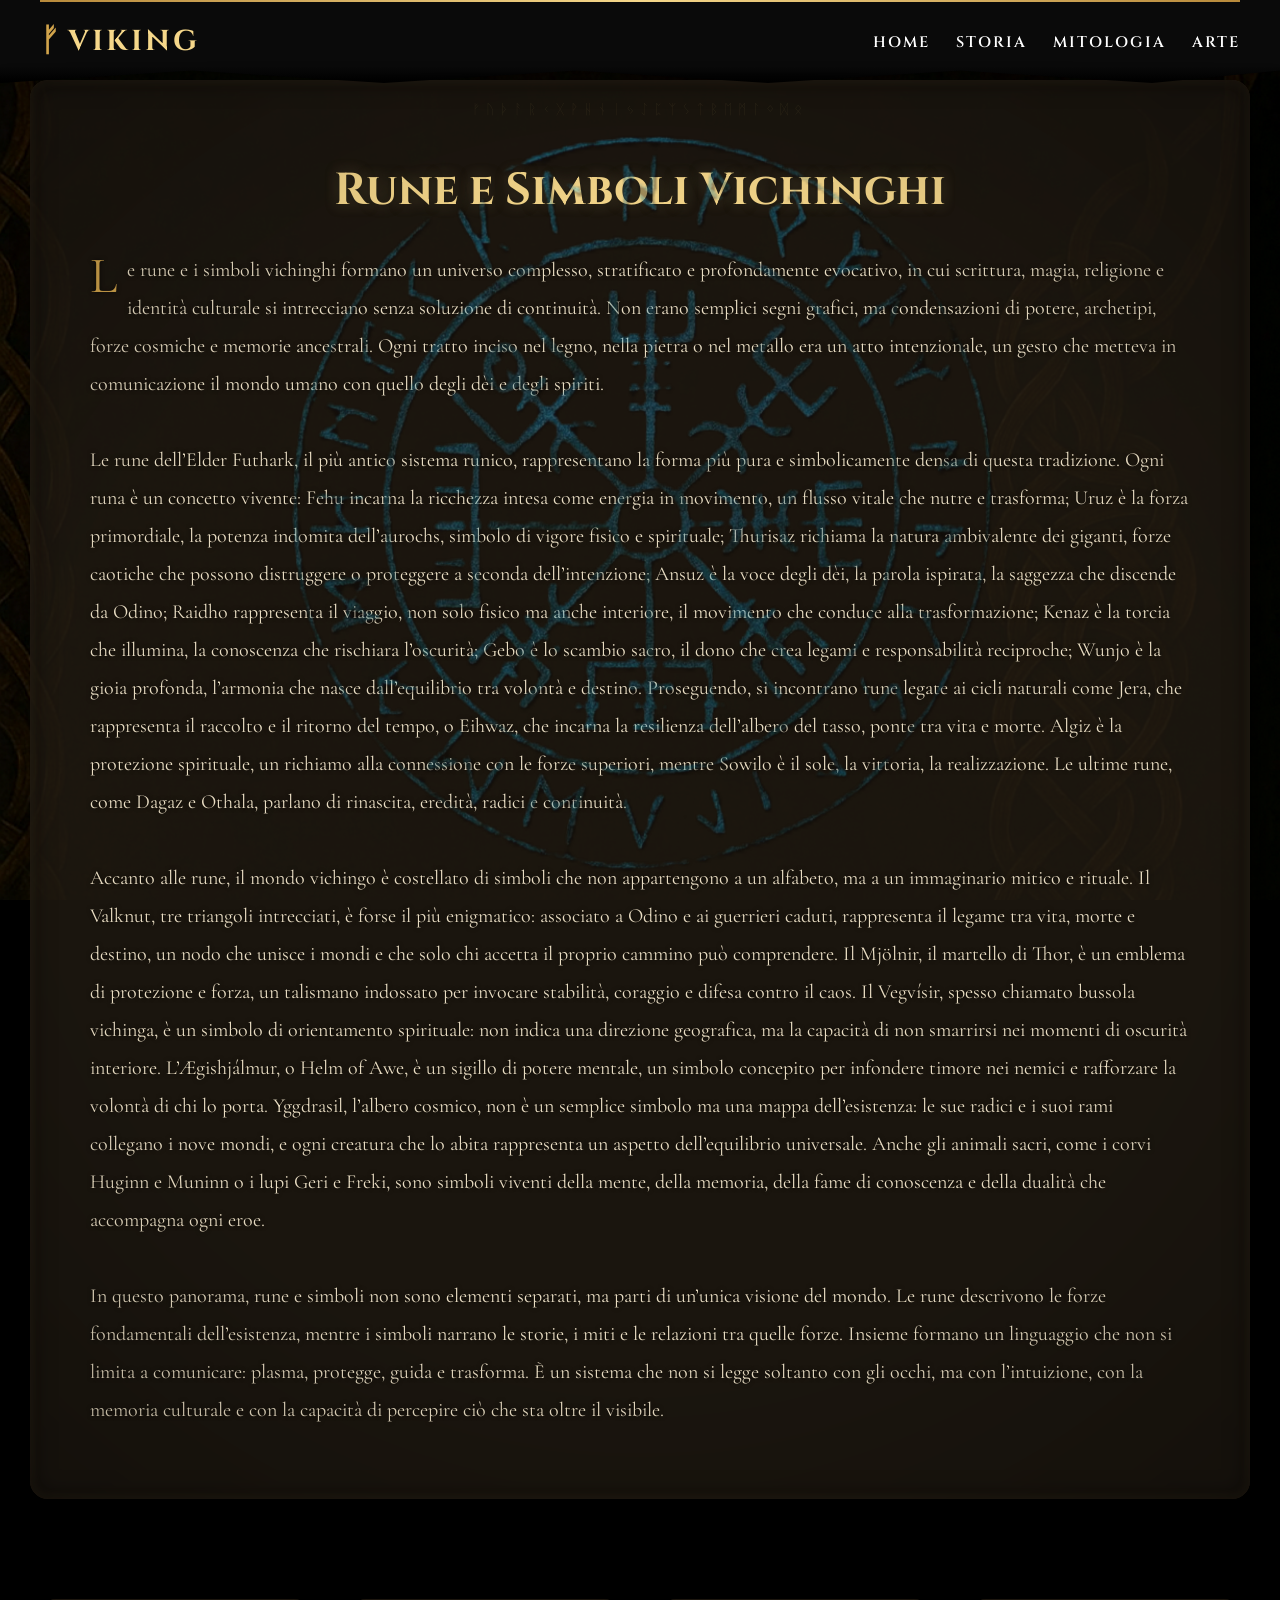
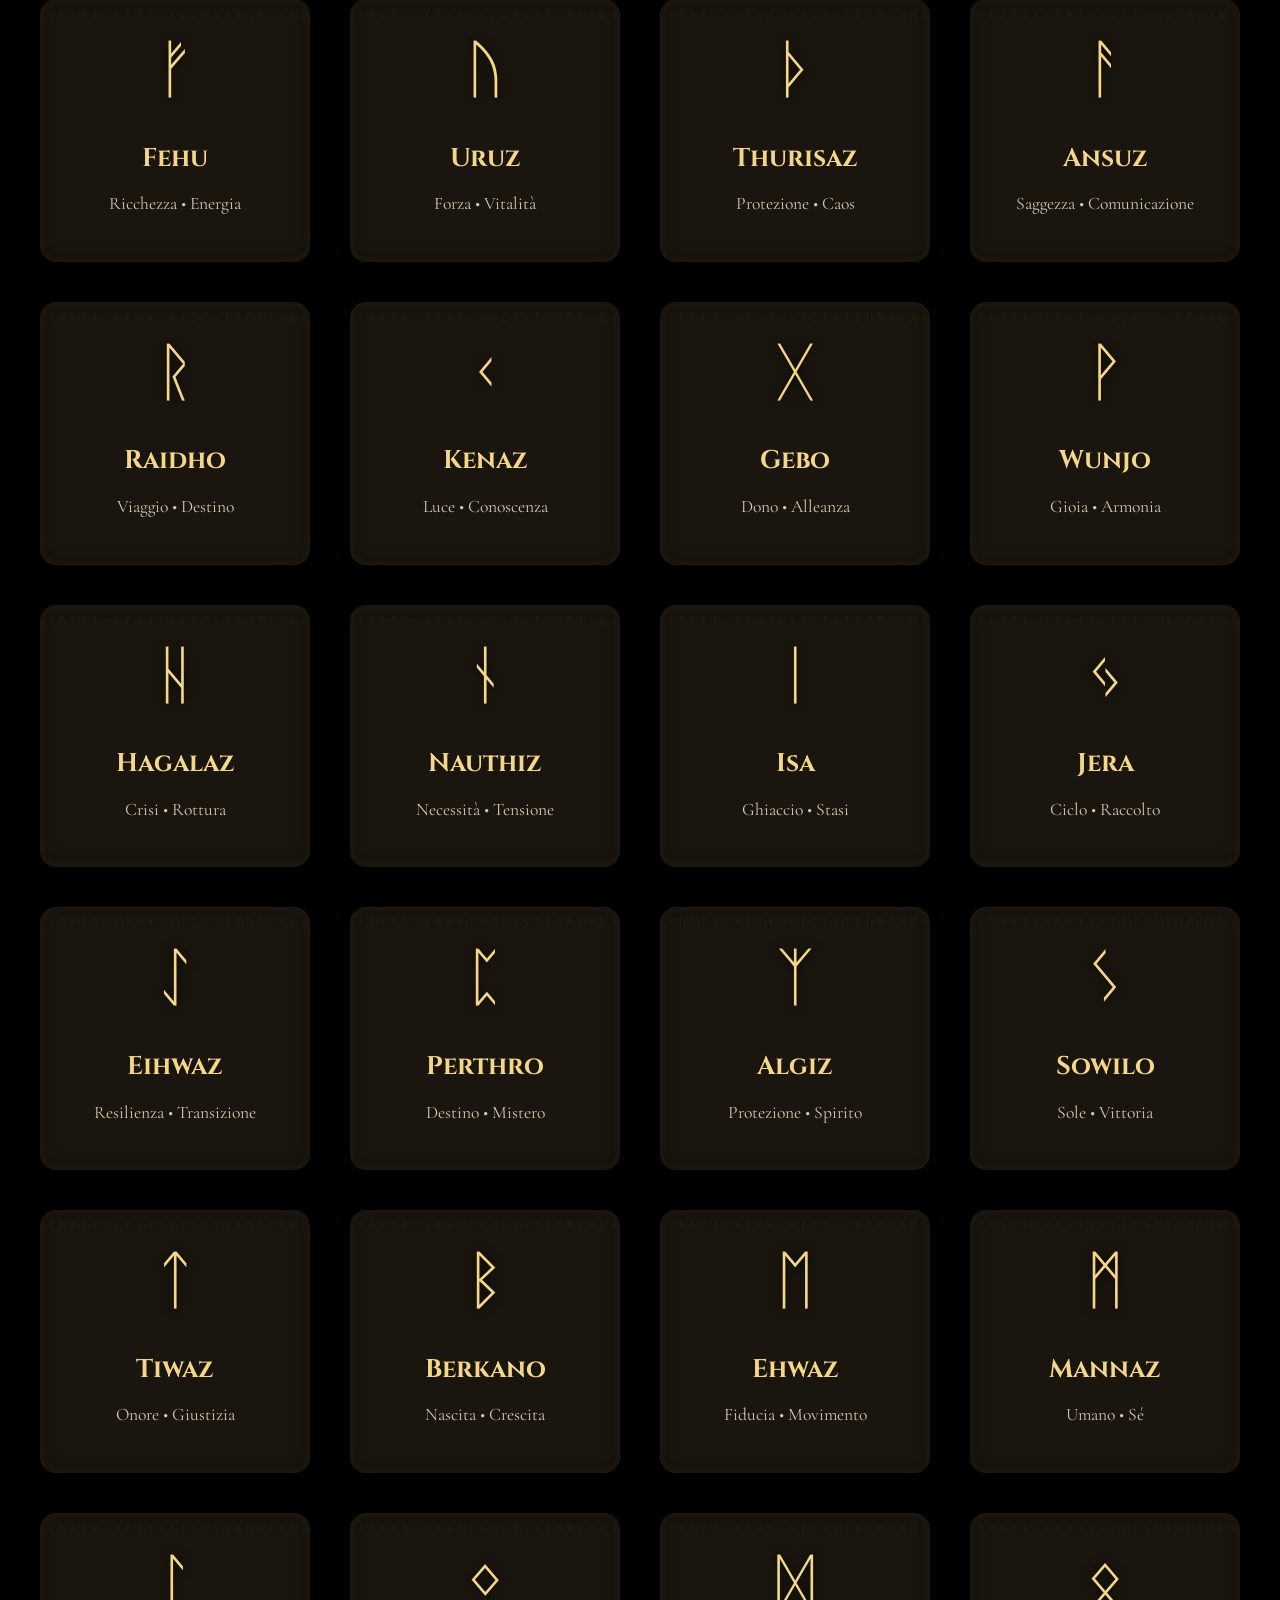
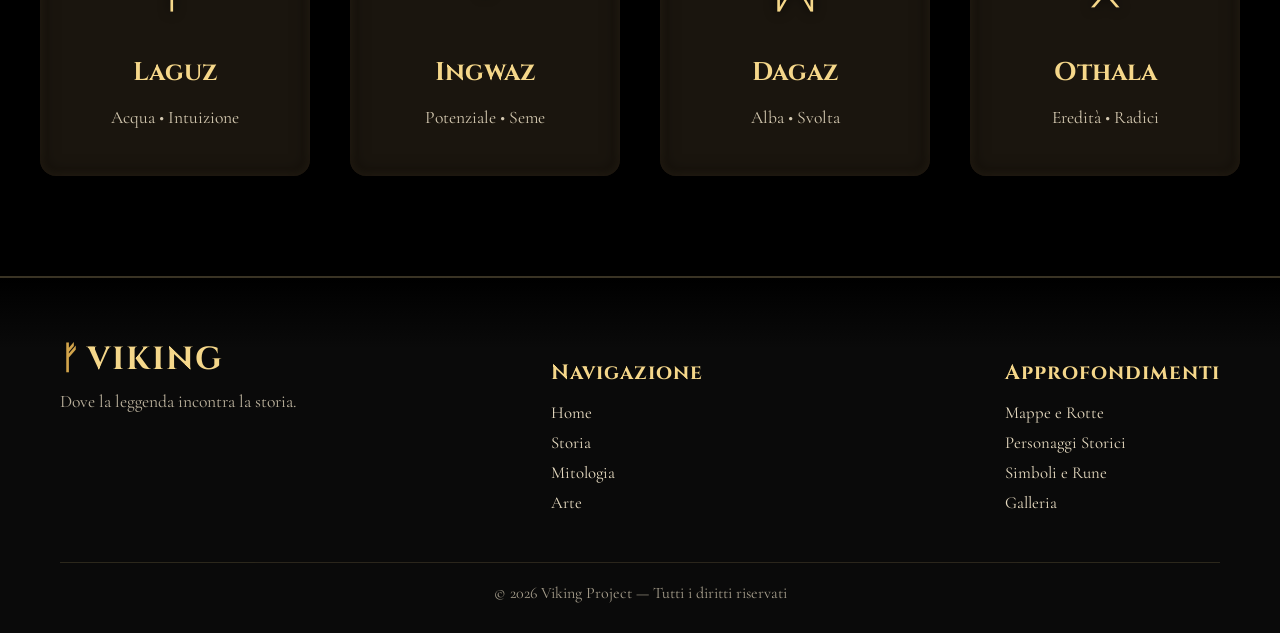
<file: simboli&rune.html>
<!DOCTYPE html>
<html lang="it">

<head>
    <meta charset="UTF-8">
    <meta name="viewport" content="width=device-width, initial-scale=1.0">
    <title>Simboli&Rune</title>
    <link
        href="https://fonts.googleapis.com/css2?family=Cinzel:wght@700&family=Cormorant+Garamond:wght@400;500&display=swap"
        rel="stylesheet">
    <link rel="stylesheet" href="style.css">
</head>

<body>

    <header class="header-viking">
        <nav class="navbar">
            <div class="logo"><span class="rune">ᚠ</span> VIKING</div>
            <ul class="nav-links">
                <li><a href="./index.html">HOME</a></li>
                <li><a href="./storia.html">STORIA</a></li>
                <li><a href="./mitologia.html">MITOLOGIA</a></li>
                <li><a href="./arte.html">ARTE</a></li>
            </ul>
        </nav>

        <div class="rune-box">
            <h1 class="rune-title">Rune e Simboli Vichinghi</h1>
            <p class="rune-text">
                Le rune e i simboli vichinghi formano un universo complesso, stratificato e profondamente evocativo,
                in cui scrittura, magia, religione e identità culturale si intrecciano senza soluzione di continuità.
                Non erano semplici segni grafici, ma condensazioni di potere, archetipi, forze cosmiche e memorie
                ancestrali.
                Ogni tratto inciso nel legno, nella pietra o nel metallo era un atto intenzionale,
                un gesto che metteva in comunicazione il mondo umano con quello degli dèi e degli spiriti.<br>
                <br>
                Le rune dell’Elder Futhark, il più antico sistema runico, rappresentano
                la forma più pura e simbolicamente densa di questa tradizione. Ogni runa è un concetto vivente:
                Fehu incarna la ricchezza intesa come energia in movimento, un flusso vitale che nutre e trasforma;
                Uruz è la forza primordiale, la potenza indomita dell’aurochs, simbolo di vigore fisico e spirituale;
                Thurisaz richiama la natura ambivalente dei giganti, forze caotiche che possono distruggere o proteggere
                a seconda dell’intenzione; Ansuz è la voce degli dèi, la parola ispirata, la saggezza che discende da
                Odino;
                Raidho rappresenta il viaggio, non solo fisico ma anche interiore, il movimento che conduce alla
                trasformazione;
                Kenaz è la torcia che illumina, la conoscenza che rischiara l’oscurità; Gebo è lo scambio sacro,
                il dono che crea legami e responsabilità reciproche; Wunjo è la gioia profonda, l’armonia
                che nasce dall’equilibrio tra volontà e destino. Proseguendo, si incontrano rune legate
                ai cicli naturali come Jera, che rappresenta il raccolto e il ritorno del tempo, o Eihwaz,
                che incarna la resilienza dell’albero del tasso, ponte tra vita e morte. Algiz è la protezione
                spirituale,
                un richiamo alla connessione con le forze superiori, mentre Sowilo è il sole, la vittoria, la
                realizzazione.
                Le ultime rune, come Dagaz e Othala, parlano di rinascita, eredità, radici e continuità.<br>
                <br>
                Accanto alle rune, il mondo vichingo è costellato di simboli che non appartengono a un alfabeto,
                ma a un immaginario mitico e rituale. Il Valknut, tre triangoli intrecciati, è forse il più enigmatico:
                associato a Odino e ai guerrieri caduti, rappresenta il legame tra vita, morte e destino, un nodo che
                unisce
                i mondi e che solo chi accetta il proprio cammino può comprendere. Il Mjölnir, il martello di Thor,
                è un emblema di protezione e forza, un talismano indossato per invocare stabilità, coraggio e difesa
                contro il caos.
                Il Vegvísir, spesso chiamato bussola vichinga, è un simbolo di orientamento spirituale: non indica una
                direzione geografica,
                ma la capacità di non smarrirsi nei momenti di oscurità interiore. L’Ægishjálmur, o Helm of Awe,
                è un sigillo di potere mentale, un simbolo concepito per infondere timore nei nemici e rafforzare
                la volontà di chi lo porta. Yggdrasil, l’albero cosmico, non è un semplice simbolo ma una mappa
                dell’esistenza:
                le sue radici e i suoi rami collegano i nove mondi,
                e ogni creatura che lo abita rappresenta un aspetto dell’equilibrio universale. Anche gli animali sacri,
                come i corvi Huginn e Muninn o i lupi Geri e Freki, sono simboli viventi della mente,
                della memoria, della fame di conoscenza e della dualità che accompagna ogni eroe.<br>
                <br>
                In questo panorama, rune e simboli non sono elementi separati, ma parti di un’unica visione del mondo.
                Le rune descrivono le forze fondamentali dell’esistenza, mentre i simboli narrano le storie,
                i miti e le relazioni tra quelle forze. Insieme formano un linguaggio che non si limita a comunicare:
                plasma, protegge, guida e trasforma. È un sistema che non si legge soltanto con gli occhi, ma con
                l’intuizione, con
                la memoria culturale e con la capacità di percepire ciò che sta oltre il visibile.
            </p>
        </div>
     <div class="rune-grid">

  <div class="rune-card"><div class="rune-symbol">ᚠ</div><h3 class="rune-name">Fehu</h3><p class="rune-key">Ricchezza • Energia</p></div>
  <div class="rune-card"><div class="rune-symbol">ᚢ</div><h3 class="rune-name">Uruz</h3><p class="rune-key">Forza • Vitalità</p></div>
  <div class="rune-card"><div class="rune-symbol">ᚦ</div><h3 class="rune-name">Thurisaz</h3><p class="rune-key">Protezione • Caos</p></div>
  <div class="rune-card"><div class="rune-symbol">ᚨ</div><h3 class="rune-name">Ansuz</h3><p class="rune-key">Saggezza • Comunicazione</p></div>
  <div class="rune-card"><div class="rune-symbol">ᚱ</div><h3 class="rune-name">Raidho</h3><p class="rune-key">Viaggio • Destino</p></div>
  <div class="rune-card"><div class="rune-symbol">ᚲ</div><h3 class="rune-name">Kenaz</h3><p class="rune-key">Luce • Conoscenza</p></div>

  <div class="rune-card"><div class="rune-symbol">ᚷ</div><h3 class="rune-name">Gebo</h3><p class="rune-key">Dono • Alleanza</p></div>
  <div class="rune-card"><div class="rune-symbol">ᚹ</div><h3 class="rune-name">Wunjo</h3><p class="rune-key">Gioia • Armonia</p></div>
  <div class="rune-card"><div class="rune-symbol">ᚺ</div><h3 class="rune-name">Hagalaz</h3><p class="rune-key">Crisi • Rottura</p></div>
  <div class="rune-card"><div class="rune-symbol">ᚾ</div><h3 class="rune-name">Nauthiz</h3><p class="rune-key">Necessità • Tensione</p></div>
  <div class="rune-card"><div class="rune-symbol">ᛁ</div><h3 class="rune-name">Isa</h3><p class="rune-key">Ghiaccio • Stasi</p></div>
  <div class="rune-card"><div class="rune-symbol">ᛃ</div><h3 class="rune-name">Jera</h3><p class="rune-key">Ciclo • Raccolto</p></div>

  <div class="rune-card"><div class="rune-symbol">ᛇ</div><h3 class="rune-name">Eihwaz</h3><p class="rune-key">Resilienza • Transizione</p></div>
  <div class="rune-card"><div class="rune-symbol">ᛈ</div><h3 class="rune-name">Perthro</h3><p class="rune-key">Destino • Mistero</p></div>
  <div class="rune-card"><div class="rune-symbol">ᛉ</div><h3 class="rune-name">Algiz</h3><p class="rune-key">Protezione • Spirito</p></div>
  <div class="rune-card"><div class="rune-symbol">ᛊ</div><h3 class="rune-name">Sowilo</h3><p class="rune-key">Sole • Vittoria</p></div>
  <div class="rune-card"><div class="rune-symbol">ᛏ</div><h3 class="rune-name">Tiwaz</h3><p class="rune-key">Onore • Giustizia</p></div>
  <div class="rune-card"><div class="rune-symbol">ᛒ</div><h3 class="rune-name">Berkano</h3><p class="rune-key">Nascita • Crescita</p></div>

  <div class="rune-card"><div class="rune-symbol">ᛖ</div><h3 class="rune-name">Ehwaz</h3><p class="rune-key">Fiducia • Movimento</p></div>
  <div class="rune-card"><div class="rune-symbol">ᛗ</div><h3 class="rune-name">Mannaz</h3><p class="rune-key">Umano • Sé</p></div>
  <div class="rune-card"><div class="rune-symbol">ᛚ</div><h3 class="rune-name">Laguz</h3><p class="rune-key">Acqua • Intuizione</p></div>
  <div class="rune-card"><div class="rune-symbol">ᛜ</div><h3 class="rune-name">Ingwaz</h3><p class="rune-key">Potenziale • Seme</p></div>
  <div class="rune-card"><div class="rune-symbol">ᛞ</div><h3 class="rune-name">Dagaz</h3><p class="rune-key">Alba • Svolta</p></div>
  <div class="rune-card"><div class="rune-symbol">ᛟ</div><h3 class="rune-name">Othala</h3><p class="rune-key">Eredità • Radici</p></div>

</div>



        <footer class="footer-viking">
  <div class="footer-content">

    <!-- LOGO -->
    <div class="footer-section footer-logo">
      <div class="logo"><span class="rune">ᚠ</span> VIKING</div>
      <p class="footer-slogan">Dove la leggenda incontra la storia.</p>
    </div>

    <!-- LINK DI NAVIGAZIONE -->
    <div class="footer-section">
      <h3 class="footer-title">Navigazione</h3>
      <ul class="footer-links">
        <li><a href="./index.html">Home</a></li>
        <li><a href="./storia.html">Storia</a></li>
        <li><a href="./mitologia.html">Mitologia</a></li>
        <li><a href="./arte.html">Arte</a></li>
      </ul>
    </div>

    <!-- SEZIONE EXTRA -->
    <div class="footer-section">
      <h3 class="footer-title">Approfondimenti</h3>
      <ul class="footer-links">
        <li><a href="./mappe.html">Mappe e Rotte</a></li>
        <li><a href="./personaggi.html">Personaggi Storici</a></li>
        <li><a href="./simboli&rune.html">Simboli e Rune</a></li>
        <li><a href="./galleria.html">Galleria</a></li>
      </ul>
    </div>

    

  </div>

  <div class="footer-bottom">
    © 2026 Viking Project — Tutti i diritti riservati
  </div>
</footer>
</file>
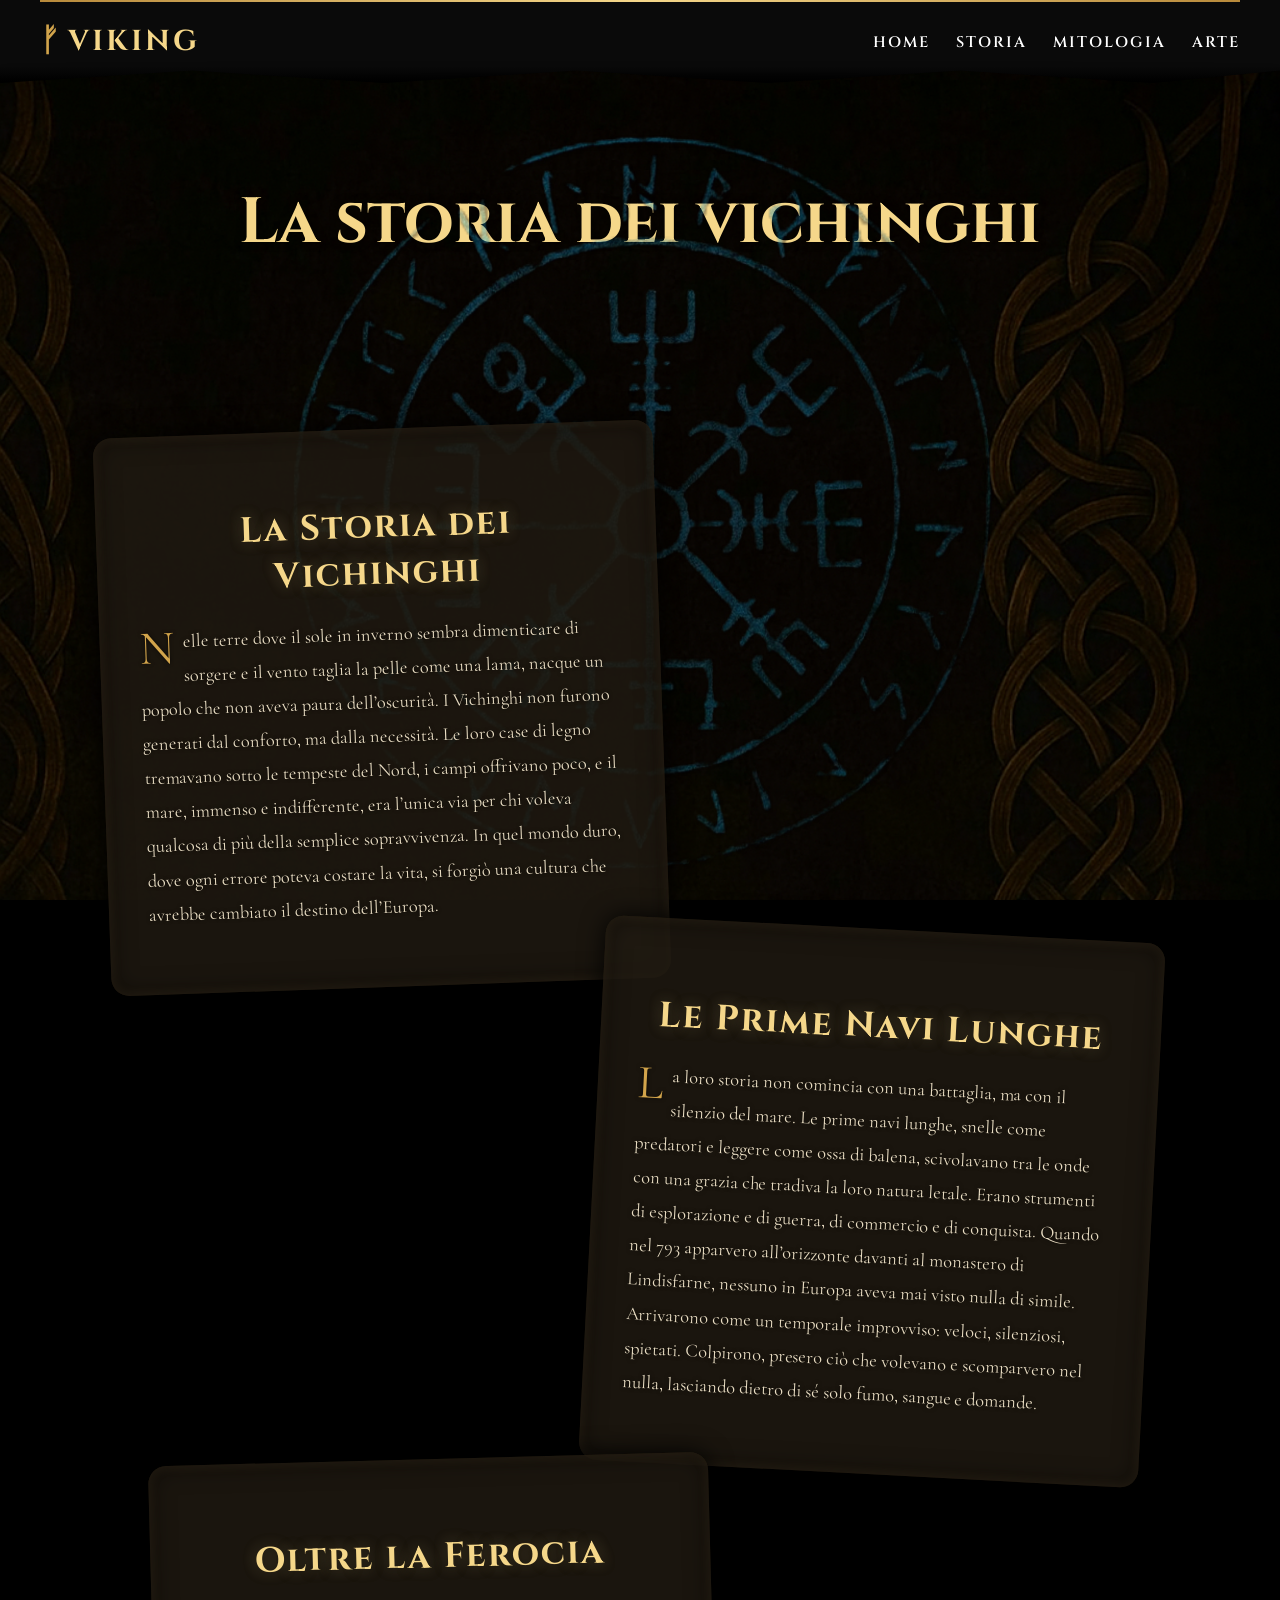
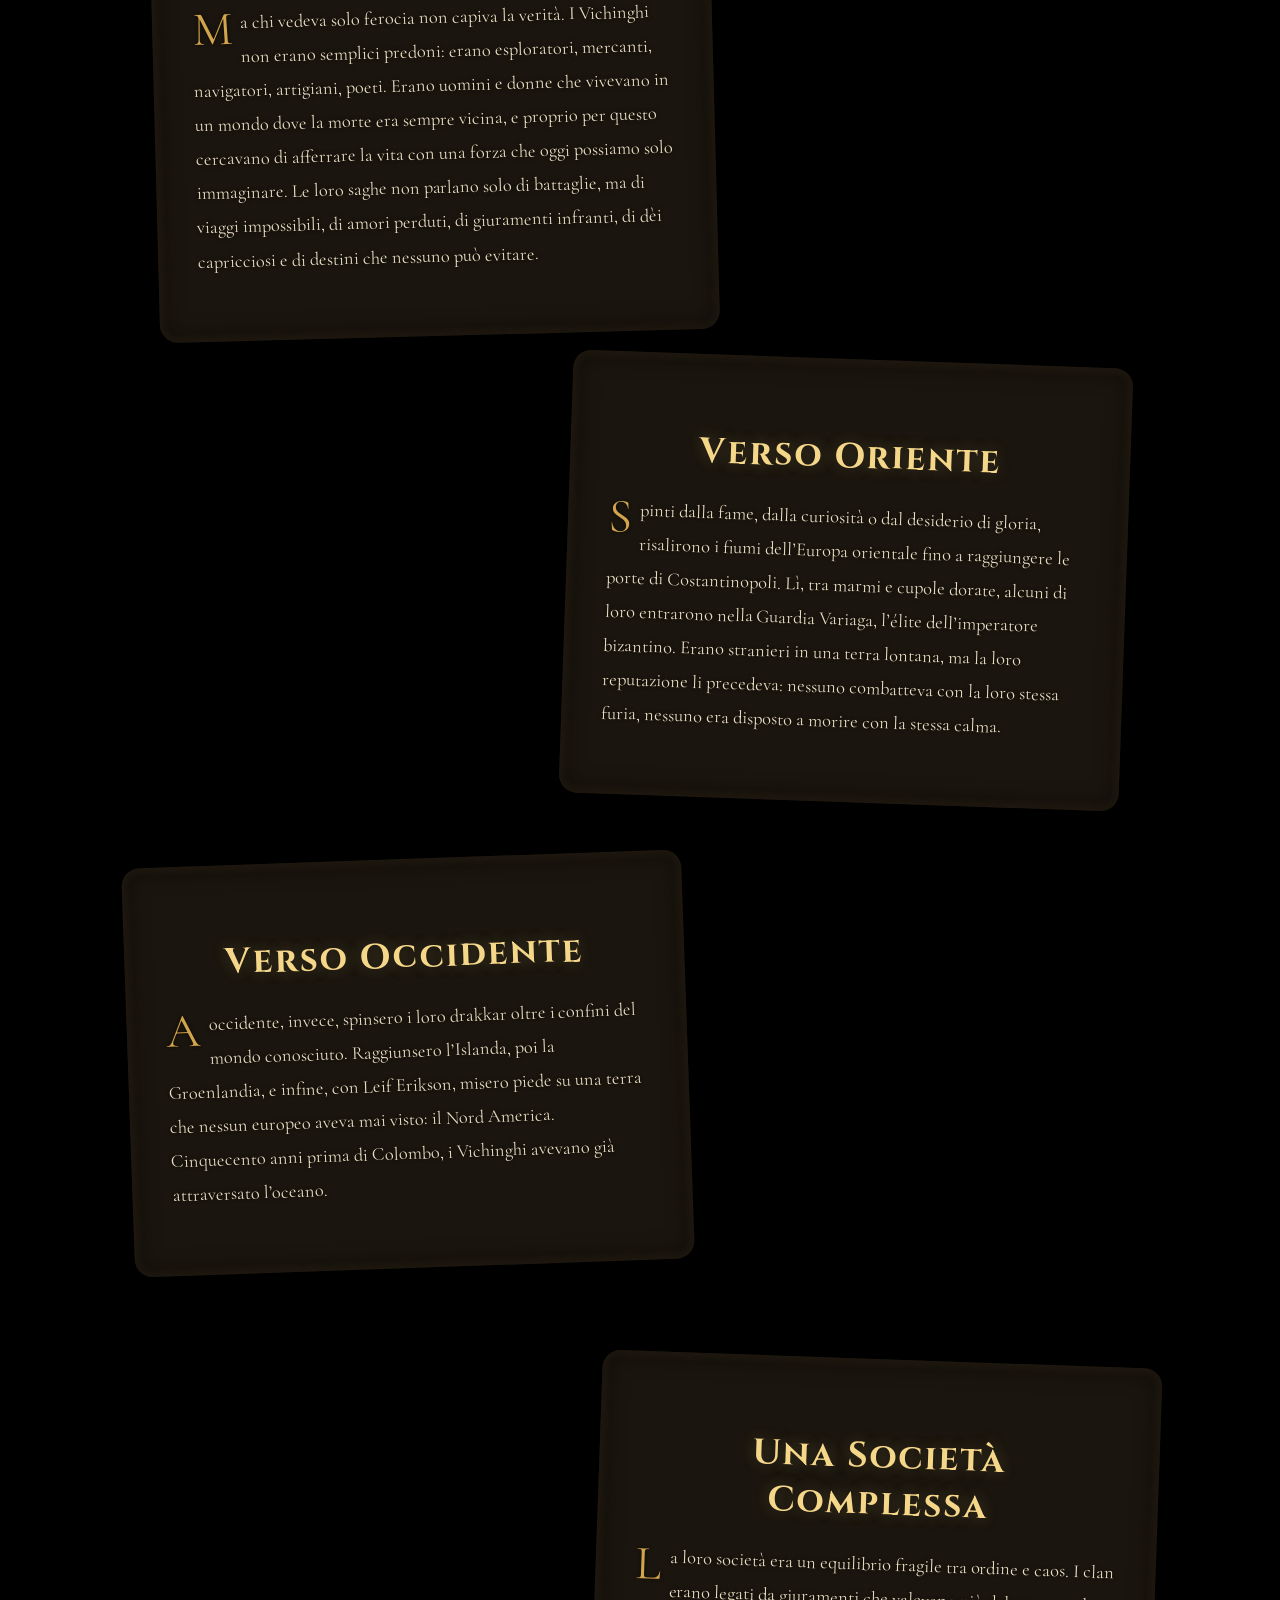
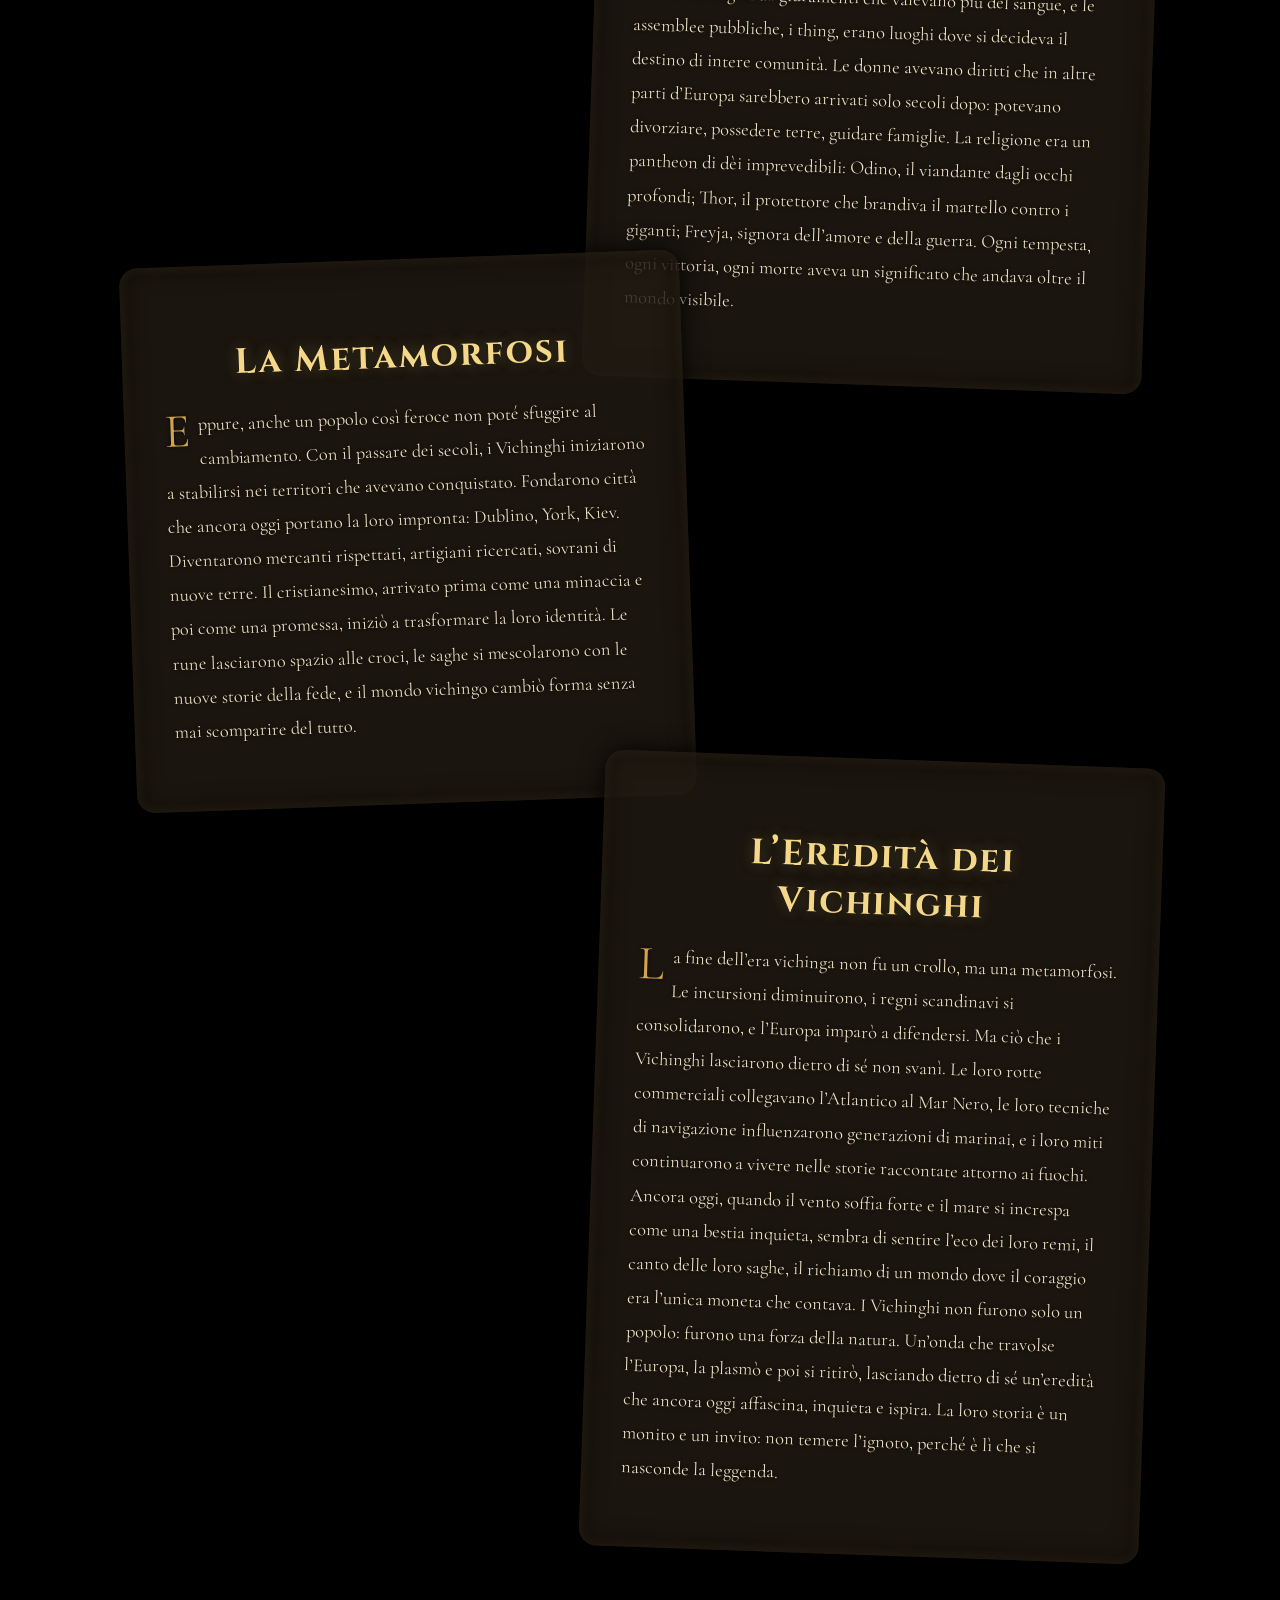
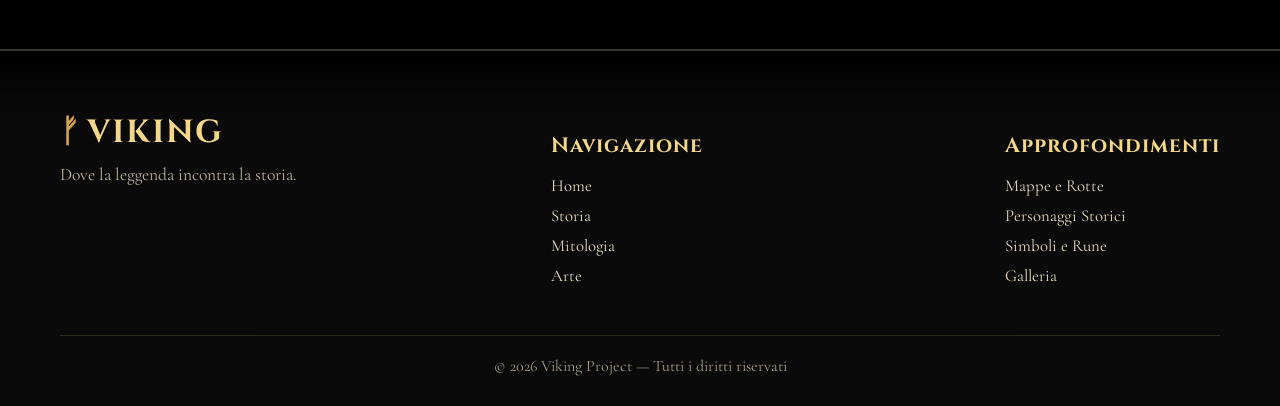
<file: storia.html>
<!DOCTYPE html>
<html lang="it">
<head>
  <meta charset="UTF-8">
  <meta name="viewport" content="width=device-width, initial-scale=1.0">
  <title>Storia dei Vichinghi</title>
  <link href="https://fonts.googleapis.com/css2?family=Cinzel:wght@700&family=Cormorant+Garamond:wght@400;500&display=swap" rel="stylesheet">
  <link rel="stylesheet" href="style.css">
</head>

<body>

<header class="header-viking">
  <nav class="navbar">
    <div class="logo"><span class="rune">ᚠ</span> VIKING</div>
    <ul class="nav-links">
      <li><a href="./index.html">HOME</a></li>
      <li><a href="./storia.html">STORIA</a></li>
      <li><a href="./mitologia.html">MITOLOGIA</a></li>
      <li><a href="./arte.html">ARTE</a></li>
    </ul>
  </nav>
</header>

  <h1 class="story-title"> La storia dei vichinghi</h1>
<section class="viking-history">

  <!-- BOX 1 -->
  <div class="history-box">
    <h2 class="history-title">La Storia dei Vichinghi</h2>
    <p class="history-text">
      Nelle terre dove il sole in inverno sembra dimenticare di sorgere e il vento taglia la pelle come una lama,
      nacque un popolo che non aveva paura dell’oscurità. I Vichinghi non furono generati dal conforto, ma dalla
      necessità. Le loro case di legno tremavano sotto le tempeste del Nord, i campi offrivano poco, e il mare,
      immenso e indifferente, era l’unica via per chi voleva qualcosa di più della semplice sopravvivenza. In quel
      mondo duro, dove ogni errore poteva costare la vita, si forgiò una cultura che avrebbe cambiato il destino
      dell’Europa.
    </p>
  </div>

  <!-- BOX 2 -->
  <div class="history-box">
    <h2 class="history-title">Le Prime Navi Lunghe</h2>
    <p class="history-text">
      La loro storia non comincia con una battaglia, ma con il silenzio del mare. Le prime navi lunghe, snelle come
      predatori e leggere come ossa di balena, scivolavano tra le onde con una grazia che tradiva la loro natura
      letale. Erano strumenti di esplorazione e di guerra, di commercio e di conquista. Quando nel 793 apparvero
      all’orizzonte davanti al monastero di Lindisfarne, nessuno in Europa aveva mai visto nulla di simile.
      Arrivarono come un temporale improvviso: veloci, silenziosi, spietati. Colpirono, presero ciò che volevano e
      scomparvero nel nulla, lasciando dietro di sé solo fumo, sangue e domande.
    </p>
  </div>

  <!-- BOX 3 -->
  <div class="history-box">
    <h2 class="history-title">Oltre la Ferocia</h2>
    <p class="history-text">
      Ma chi vedeva solo ferocia non capiva la verità. I Vichinghi non erano semplici predoni: erano esploratori,
      mercanti, navigatori, artigiani, poeti. Erano uomini e donne che vivevano in un mondo dove la morte era sempre
      vicina, e proprio per questo cercavano di afferrare la vita con una forza che oggi possiamo solo immaginare.
      Le loro saghe non parlano solo di battaglie, ma di viaggi impossibili, di amori perduti, di giuramenti infranti,
      di dèi capricciosi e di destini che nessuno può evitare.
    </p>
  </div>

  <!-- BOX 4 -->
  <div class="history-box">
    <h2 class="history-title">Verso Oriente</h2>
    <p class="history-text">
      Spinti dalla fame, dalla curiosità o dal desiderio di gloria, risalirono i fiumi dell’Europa orientale fino a
      raggiungere le porte di Costantinopoli. Lì, tra marmi e cupole dorate, alcuni di loro entrarono nella Guardia
      Variaga, l’élite dell’imperatore bizantino. Erano stranieri in una terra lontana, ma la loro reputazione li
      precedeva: nessuno combatteva con la loro stessa furia, nessuno era disposto a morire con la stessa calma.
    </p>
  </div>

  <!-- BOX 5 -->
  <div class="history-box">
    <h2 class="history-title">Verso Occidente</h2>
    <p class="history-text">
      A occidente, invece, spinsero i loro drakkar oltre i confini del mondo conosciuto. Raggiunsero l’Islanda, poi
      la Groenlandia, e infine, con Leif Erikson, misero piede su una terra che nessun europeo aveva mai visto:
      il Nord America. Cinquecento anni prima di Colombo, i Vichinghi avevano già attraversato l’oceano.
    </p>
  </div>

  <!-- BOX 6 -->
  <div class="history-box">
    <h2 class="history-title">Una Società Complessa</h2>
    <p class="history-text">
      La loro società era un equilibrio fragile tra ordine e caos. I clan erano legati da giuramenti che valevano più
      del sangue, e le assemblee pubbliche, i thing, erano luoghi dove si decideva il destino di intere comunità.
      Le donne avevano diritti che in altre parti d’Europa sarebbero arrivati solo secoli dopo: potevano divorziare,
      possedere terre, guidare famiglie. La religione era un pantheon di dèi imprevedibili: Odino, il viandante dagli
      occhi profondi; Thor, il protettore che brandiva il martello contro i giganti; Freyja, signora dell’amore e
      della guerra. Ogni tempesta, ogni vittoria, ogni morte aveva un significato che andava oltre il mondo visibile.
    </p>
  </div>

  <!-- BOX 7 -->
  <div class="history-box">
    <h2 class="history-title">La Metamorfosi</h2>
    <p class="history-text">
      Eppure, anche un popolo così feroce non poté sfuggire al cambiamento. Con il passare dei secoli, i Vichinghi
      iniziarono a stabilirsi nei territori che avevano conquistato. Fondarono città che ancora oggi portano la loro
      impronta: Dublino, York, Kiev. Diventarono mercanti rispettati, artigiani ricercati, sovrani di nuove terre.
      Il cristianesimo, arrivato prima come una minaccia e poi come una promessa, iniziò a trasformare la loro
      identità. Le rune lasciarono spazio alle croci, le saghe si mescolarono con le nuove storie della fede, e il
      mondo vichingo cambiò forma senza mai scomparire del tutto.
    </p>
  </div>

  <!-- BOX 8 -->
  <div class="history-box">
    <h2 class="history-title">L’Eredità dei Vichinghi</h2>
    <p class="history-text">
      La fine dell’era vichinga non fu un crollo, ma una metamorfosi. Le incursioni diminuirono, i regni scandinavi
      si consolidarono, e l’Europa imparò a difendersi. Ma ciò che i Vichinghi lasciarono dietro di sé non svanì.
      Le loro rotte commerciali collegavano l’Atlantico al Mar Nero, le loro tecniche di navigazione influenzarono
      generazioni di marinai, e i loro miti continuarono a vivere nelle storie raccontate attorno ai fuochi. Ancora
      oggi, quando il vento soffia forte e il mare si increspa come una bestia inquieta, sembra di sentire l’eco dei
      loro remi, il canto delle loro saghe, il richiamo di un mondo dove il coraggio era l’unica moneta che contava.
      I Vichinghi non furono solo un popolo: furono una forza della natura. Un’onda che travolse l’Europa, la plasmò
      e poi si ritirò, lasciando dietro di sé un’eredità che ancora oggi affascina, inquieta e ispira. La loro storia
      è un monito e un invito: non temere l’ignoto, perché è lì che si nasconde la leggenda.
    </p>
  </div>

</section>
<footer class="footer-viking">
  <div class="footer-content">

    <!-- LOGO -->
    <div class="footer-section footer-logo">
      <div class="logo"><span class="rune">ᚠ</span> VIKING</div>
      <p class="footer-slogan">Dove la leggenda incontra la storia.</p>
    </div>

    <!-- LINK DI NAVIGAZIONE -->
    <div class="footer-section">
      <h3 class="footer-title">Navigazione</h3>
      <ul class="footer-links">
        <li><a href="./index.html">Home</a></li>
        <li><a href="./storia.html">Storia</a></li>
        <li><a href="./mitologia.html">Mitologia</a></li>
        <li><a href="./arte.html">Arte</a></li>
      </ul>
    </div>

    <!-- SEZIONE EXTRA -->
    <div class="footer-section">
      <h3 class="footer-title">Approfondimenti</h3>
      <ul class="footer-links">
        <li><a href="./mappe.html">Mappe e Rotte</a></li>
        <li><a href="./personaggi.html">Personaggi Storici</a></li>
        <li><a href="./simboli&rune.html">Simboli e Rune</a></li>
        <li><a href="./galleria.html">Galleria</a></li>
      </ul>
    </div>

    

  </div>

  <div class="footer-bottom">
    © 2026 Viking Project — Tutti i diritti riservati
  </div>
</footer>

</body>
</html>
</file>
<file: style.css>
/* ===========================
   SCROLLBAR PERSONALIZZATA
=========================== */

/* Chrome, Edge, Opera */
::-webkit-scrollbar {
  width: 14px;
}

::-webkit-scrollbar-track {
  background: #1a1a1a;
}

::-webkit-scrollbar-thumb {
  background: url('/attachments/ZtEk5nyMhFPF8oUhrFUoj.jpeg') no-repeat center;
  background-size: cover;
  border-radius: 8px;
  border: 2px solid #5a3c1e;
}

/* Firefox */
* {
  scrollbar-width: thin;
  scrollbar-color: #5a3c1e #1a1a1a;
}



/* ===========================
   BASE
=========================== */

body {
  margin: 0;
  font-family: 'Cinzel', serif;
  color: #f0e6d2;
  background-color: #000;
  overflow-x: hidden;
}

/* SFONDO CON VEGVISIR E DECORAZIONI */
body::before {
  content: "";
  position: fixed;
  top: -80px;
  left: 0;
  right: 0;
  bottom: 0;
  background-image: url('sfondo.png');
  background-repeat: no-repeat;
  background-position: center top;
  background-size: cover;
  z-index: -1;
}

/* RUNA GRANDE COME SFONDO CENTRALE */
body::after {
  content: "";
  position: fixed;
  top: 60%;
  left: 70%;
  width: 100rem;
  height: 100rem;
  transform: translate(-50%, -50%);
  background-image: url('vegvisir.png');
  background-size: contain;
  background-repeat: no-repeat;
  opacity: 0.35;
  animation: glowPulse 3s ease-in-out infinite;
  z-index: 0;
  pointer-events: none;
}


/* ===========================
   NAVBAR
=========================== */

.navbar {
  position: fixed;
  top: 0;
  left: 0;
  right: 0;

  z-index: 9999;

  display: flex;
  justify-content: space-between;
  align-items: center;

  padding: 20px 40px;
  background: linear-gradient(to bottom, #0a0a0a 80%, #000);
  box-shadow: 0 4px 12px rgba(0, 0, 0, 0.6);

  clip-path: polygon(
    0 0,
    100% 0,
    100% 85%,
    90% 100%,
    75% 85%,
    60% 100%,
    45% 85%,
    30% 100%,
    15% 85%,
    0 100%
  );
}

.hero-title{
  position: relative;
}

/* Bordo superiore dorato */
.navbar::before {
  content: "";
  position: absolute;
  top: 0;
  left: 40px;
  right: 40px;
  height: 2px;
  background: linear-gradient(to right, #b88a3b, #f5d78a, #b88a3b);
}

/* Ombra profonda sotto lo strappo */
.navbar::after {
  content: "";
  position: absolute;
  left: 0;
  right: 0;
  bottom: -10px;
  height: 20px;
  background: radial-gradient(ellipse at center, rgba(0, 0, 0, 0.6), transparent);
  filter: blur(6px);
}


/* ===========================
   LOGO
=========================== */

.logo {
  font-size: 1.8rem;
  font-weight: 700;
  color: #f5d78a;
  letter-spacing: 3px;
  display: flex;
  align-items: center;
  gap: 6px;
}

.logo .rune {
  font-size: 2rem;
  color: #d2a44b;
}


/* ===========================
   MENU
=========================== */

.nav-links {
  list-style: none;
  display: flex;
  gap: 26px;
  margin: 0;
  padding: 0;
}

.nav-links a {
  text-decoration: none;
  color: #fff;
  font-weight: 600;
  font-size: 0.95rem;
  letter-spacing: 2px;
  transition: color 0.3s ease, text-shadow 0.3s ease;
}

.nav-links a:hover {
  color: #f5d78a;
  text-shadow: 0 0 6px #f5d78a, 0 0 12px #f5d78a;
}


/* ===========================
   HERO
=========================== */

.hero {
  text-align: center;
  margin-top: 160px;
  padding-left: 30px;
  padding-right: 10px;
}

.hero-title {
  font-size: 5rem;
  color: #f5d78a;
  text-shadow: 0 0 8px rgba(0, 0, 0, 0.6);
  margin-bottom: 200px;
  text-align: center;
  font-family: "Cinzel", serif;
}
 .text-paragraph{
  font-size: x-large;
  margin-top: -100px
 }

/* ===========================
   RUNA VEGVISIR SOVRAPPOSTA
=========================== */

.vegvisir-container {
  position: relative;
  z-index: 5;
  display: flex;
  flex-direction: column;
  align-items: center;
  margin-top: 50px;
}

.vegvisir {
  width: 420px;
  animation: glowPulse 10s ese-in-out infinite;
}

@keyframes glowPulse {
  0% { filter: drop-shadow(0 0 6px rgba(0, 150, 255, 0.4)); }
  50% { filter: drop-shadow(0 0 18px rgba(0, 150, 255, 0.9)); }
  100% { filter: drop-shadow(0 0 6px rgba(0, 150, 255, 0.4)); }
}


/* ===========================
   STORIA — PERGAMENE SPARSE
=========================== */
.story-title {
  margin-top: 180px;
  text-align: center;
  font-family: "Cinzel", serif;
  font-size: 4rem;
  color: #f5d78a;
  text-shadow: 0 0 8px rgba(0,0,0,0.6);
}

.viking-history {
   position: relative; 
   width: 100%; 
   min-height: 4200px;
   padding-top: 140px;
    padding-bottom: 200px;
    z-index: 3; 
  } 
   /* PERGAMENA BASE */
    .history-box {
       position: absolute; width: 480px; 
      padding: 45px 40px; background: rgba(32, 26, 18, 0.82); 
      border-radius: 18px;
       background-size: cover; 
      background-blend-mode: multiply; 
      box-shadow:  0 0 25px rgba(0, 0, 0, 0.9), 
       inset 0 0 25px rgba(0, 0, 0, 0.6), inset 0 0 12px  rgba(255, 200, 120, 0.15);
       transition: transform 0.4s ease; 
      } 

       .history-box:hover { 
        transform: scale(1.03) rotate(0deg); 
      } 
       /* =========================== POSIZIONAMENTO SPARSO =========================== */ 
       .history-box:nth-child(1) { top: 120px; left: 8%; transform: rotate(-2deg); } 
       .history-box:nth-child(2) { top: 620px; right: 10%; transform: rotate(3deg); } 
       .history-box:nth-child(3) { top: 1150px; left: 12%; transform: rotate(-1.5deg); } 
       .history-box:nth-child(4) { top: 1650px; right: 12%; transform: rotate(2deg); } 
       .history-box:nth-child(5) { top: 2150px; left: 10%; transform: rotate(-2deg); } 
       .history-box:nth-child(6) { top: 2650px; right: 10%; transform: rotate(2deg); } 
       .history-box:nth-child(7) { top: 3150px; left: 10%; transform: rotate(-2deg); } 
       .history-box:nth-child(8) { top: 3650px; right: 10%; transform: rotate(2deg); } 
       /* =========================== CONTENUTO =========================== */ 
       .history-title { font-family: "Cinzel", serif; font-size: 2.2rem;
         color: #f5d78a; 
         text-align: center; margin-bottom: 20px; 
         letter-spacing: 2px;
          text-shadow: 0 0 12px rgba(0, 0, 0, 0.9), 0 0 14px rgba(245, 215, 138, 0.4); 
        } 
        .history-text { font-family: "Cormorant Garamond", serif; font-size: 1.15rem; 
          line-height: 1.85; 
          color: #e8dcc2; 
          text-shadow: 0 0 4px rgba(0, 0, 0, 0.7); 
        } 
          .history-text::first-letter { 
            font-size: 3rem; 
            color: #d2a44b; float: left; margin-right: 8px; 
            line-height: 1; 
          } 
            /* =========================== RESPONSIVE =========================== */
             @media (max-width: 1000px) { 
              .viking-history { min-height: auto; padding-bottom: 100px; } 
              .history-box { position: static; width: 100%;
                max-width: 500px; 
                margin: 40px auto; 
                transform: rotate(0deg) !important;
               } 
              }




/* ===========================
   MITOLOGIA NORRENA – PERGAMENE SPARSE
=========================== */

.mitologia-norrena {
  position: relative;
  width: 100%;
 min-height: 3300px;
  padding-top: 80px;
  padding-bottom: 200px;
  z-index: 3;
}

/* BASE PERGAMENA */
.mitologia-norrena .chapter-container {
  position: absolute;
  width: 480px;
  padding: 45px 40px;
  background: rgba(32, 26, 18, 0.82);
  border-radius: 18px;
  background-size: cover;
  background-blend-mode: multiply;

  box-shadow:
    0 0 25px rgba(0, 0, 0, 0.9),
    inset 0 0 25px rgba(0, 0, 0, 0.6),
    inset 0 0 12px rgba(255, 200, 120, 0.15);

  transition: transform 0.4s ease;
}

.mitologia-norrena .chapter-container:hover {
  transform: scale(1.03) rotate(0deg);
}

.mito-title{
   font-size: 5rem;
  color: #f5d78a;
  text-shadow: 0 0 8px rgba(0, 0, 0, 0.6);
  margin-bottom: 10px;
  text-align: center;
  font-family: "Cinzel", serif;
}

/* ===========================
   POSIZIONAMENTO SPARSO
=========================== */

.mitologia-norrena .chapter-container:nth-child(1) {
  top: 120px;
  left: 8%;
  transform: rotate(-2deg);

}

.mitologia-norrena .chapter-container:nth-child(2) {
  top: 620px;
  right: 10%;
  transform: rotate(3deg);

}

.mitologia-norrena .chapter-container:nth-child(3) {
  top: 1150px;
  left: 12%;
  transform: rotate(-1.5deg);
 
}

.mitologia-norrena .chapter-container:nth-child(4) {
  top: 1650px;
  right: 12%;
  transform: rotate(2deg);
  
}

.mitologia-norrena .chapter-container:nth-child(5) {
  top: 2150px;
  left: 10%;
  transform: rotate(-2deg);
  
}

.mitologia-norrena .chapter-container:nth-child(6) {
  top: 2650px;
  right: 10%;
  transform: rotate(2deg);
  
}

/* ===========================
   CONTENUTO
=========================== */

.chapter-title {
  font-family: "Cinzel", serif;
  font-size: 2.2rem;
  color: #f5d78a;
  text-align: center;
  margin-bottom: 20px;
  letter-spacing: 2px;
  text-shadow:
    0 0 12px rgba(0, 0, 0, 0.9),
    0 0 14px rgba(245, 215, 138, 0.4);
}

.chapter-text {
  font-family: "Cormorant Garamond", serif;
  font-size: 1.15rem;
  line-height: 1.85;
  color: #e8dcc2;
  text-shadow: 0 0 4px rgba(0, 0, 0, 0.7);
}

.chapter-text::first-letter {
  font-size: 3rem;
  color: #d2a44b;
  float: left;
  margin-right: 8px;
  line-height: 1;
}

/* ===========================
   RESPONSIVE
=========================== */

@media (max-width: 1000px) {
  .mitologia-norrena {
    min-height: auto;
    padding-bottom: 100px;
  }

  .mitologia-norrena .chapter-container {
    position: static;
    width: 100%;
    max-width: 500px;
    margin: 40px auto;
    transform: rotate(0deg) !important;
  }
}

/* ===========================
   ARTE VICHINGA – PERGAMENE SPARSE
=========================== */
.arte-title{
  
   font-size: 5rem;
  color: #f5d78a;
  text-shadow: 0 0 8px rgba(0, 0, 0, 0.6);
  margin-bottom: 10px;
  text-align: center;
  font-family: "Cinzel", serif;
}

.arte-vichinga {
  position: relative;
  width: 100%;
min-height: 3300px;
  padding-top: 80px;
  padding-bottom: 200px;
  z-index: 3;
}

/* BASE PERGAMENA */
.arte-vichinga .chapter-container {
  position: absolute;
  width: 480px;
  padding: 45px 40px;
  background: rgba(32, 26, 18, 0.82);
  border-radius: 18px;
  background-size: cover;
  background-blend-mode: multiply;

  box-shadow:
    0 0 25px rgba(0, 0, 0, 0.9),
    inset 0 0 25px rgba(0, 0, 0, 0.6),
    inset 0 0 12px rgba(255, 200, 120, 0.15);

  transition: transform 0.4s ease;
}

.arte-vichinga .chapter-container:hover {
  transform: scale(1.03) rotate(0deg);
}

/* ===========================
   POSIZIONAMENTO SPARSO
=========================== */

.arte-vichinga .chapter-container:nth-child(1) {
  top: 120px;
  left: 8%;
  transform: rotate(-2deg);
 
}

.arte-vichinga .chapter-container:nth-child(2) {
  top: 620px;
  right: 10%;
  transform: rotate(3deg);

}

.arte-vichinga .chapter-container:nth-child(3) {
  top: 1150px;
  left: 12%;
  transform: rotate(-1.5deg);
 
}

.arte-vichinga .chapter-container:nth-child(4) {
  top: 1650px;
  right: 12%;
  transform: rotate(2deg);
 
}

.arte-vichinga .chapter-container:nth-child(5) {
  top: 2150px;
  left: 10%;
  transform: rotate(-2deg);
 
}

.arte-vichinga .chapter-container:nth-child(6) {
  top: 2650px;
  right: 10%;
  transform: rotate(2deg);
  
}

/* ===========================
   CONTENUTO
=========================== */

.chapter-title {
  font-family: "Cinzel", serif;
  font-size: 2.2rem;
  color: #f5d78a;
  text-align: center;
  margin-bottom: 20px;
  letter-spacing: 2px;
  text-shadow:
    0 0 12px rgba(0, 0, 0, 0.9),
    0 0 14px rgba(245, 215, 138, 0.4);
}

.chapter-text {
  font-family: "Cormorant Garamond", serif;
  font-size: 1.15rem;
  line-height: 1.85;
  color: #e8dcc2;
  text-shadow: 0 0 4px rgba(0, 0, 0, 0.7);
}

.chapter-text::first-letter {
  font-size: 3rem;
  color: #d2a44b;
  float: left;
  margin-right: 8px;
  line-height: 1;
}

/* ===========================
   RESPONSIVE
=========================== */

@media (max-width: 1000px) {
  .arte-vichinga {
    min-height: auto;
    padding-bottom: 100px;
  }

  .arte-vichinga .chapter-container {
    position: static;
    width: 100%;
    max-width: 500px;
    margin: 40px auto;
    transform: rotate(0deg) !important;
  }
}

/* ===========================
   MAPPE VICHINGHE – PERGAMENE EPICHE
=========================== */

.mappe-title {
  font-size: 4.2rem;
  color: #f5d78a;
  text-shadow: 0 0 10px rgba(0,0,0,0.7);
  text-align: center;
  margin-bottom: 40px;
  font-family: "Cinzel", serif;
  letter-spacing: 2px;
}

/* CONTENITORE TESTO */
.mappe-text .container {
  max-width: 900px;
  margin: auto;
  padding: 40px 20px;
  background: rgba(32, 26, 18, 0.75);
  border-radius: 18px;
  box-shadow:
    0 0 25px rgba(0,0,0,0.9),
    inset 0 0 25px rgba(0,0,0,0.6),
    inset 0 0 12px rgba(255,200,120,0.12);
  backdrop-filter: blur(2px);
}

/* ===========================
   GALLERY MAPPE – PERGAMENE
=========================== */

.gallery {
  display: flex;
  justify-content: center;
  gap: 40px;
  flex-wrap: wrap;
  padding: 40px 0;
}

/* CARD BASE – stile pergamena */
.map-card {
  width: 360px;
  padding: 18px;
  background: rgba(32, 26, 18, 0.82);
  border-radius: 18px;
  box-shadow:
    0 0 25px rgba(0,0,0,0.9),
    inset 0 0 25px rgba(0,0,0,0.6),
    inset 0 0 12px rgba(255,200,120,0.15);
  transition: transform 0.35s ease, box-shadow 0.35s ease;
  cursor: pointer;
  position: relative;
  overflow: hidden;
}

/* Effetto hover epico */
.map-card:hover {
  transform: scale(1.04) rotate(0.5deg);
  box-shadow:
    0 0 40px rgba(255, 200, 120, 0.35),
    0 0 70px rgba(0,0,0,0.9);
}

/* IMMAGINE */
.map-card img {
  width: 100%;
  height: auto;
  border-radius: 12px;
  object-fit: cover;
  filter: sepia(20%) contrast(1.1);
  transition: transform 0.5s ease, filter 0.5s ease;
}

/* Zoom leggero */
.map-card:hover img {
  transform: scale(1.08);
  filter: sepia(0%) contrast(1.25) brightness(1.1);
}

/* Bordo runico decorativo */
.map-card::before {
  content: "ᚠᚢᚦᚨᚱᚲᚷᚹᚺᚾᛁᛃᛇᛈᛉᛊᛏᛒᛖᛗᛚᛜᛞᛟ";
  position: absolute;
  top: 8px;
  left: 50%;
  transform: translateX(-50%);
  font-size: 0.75rem;
  letter-spacing: 4px;
  color: rgba(255, 210, 120, 0.25);
  pointer-events: none;
}

.map-card::after {
  content: "ᛟᛞᛞᛁᚾ";
  position: absolute;
  bottom: 8px;
  left: 50%;
  transform: translateX(-50%);
  font-size: 0.75rem;
  letter-spacing: 6px;
  color: rgba(255, 210, 120, 0.25);
  pointer-events: none;
}

/* ===========================
   PERSONAGGI – TITOLO
=========================== */

.viking-card {
  position: absolute;
  width: 480px;
  padding: 45px 40px;
  background: rgba(32, 26, 18, 0.82);
  border-radius: 18px;
  overflow: hidden;
  box-shadow:
    12px 18px 28px rgba(0, 0, 0, 0.65),
    inset 0 0 25px rgba(0, 0, 0, 0.6),
    inset 0 0 12px rgba(255, 200, 120, 0.15);
  transition: transform 0.4s ease;
}

/* Pergamena bruciata */
.viking-card::before {
  content: "";
  position: absolute;
  inset: 0;
  pointer-events: none;
  background: radial-gradient(circle, transparent 60%, rgba(0,0,0,0.45) 100%);
  mix-blend-mode: multiply;
  opacity: 0.55;
}

/* Bordo runico leggerissimo */
.viking-card::after {
  content: "ᚠᚢᚦᚨᚱᚲᚷᚹᚺᚾᛁᛃᛇᛈᛉᛊᛏᛒᛖᛗᛚᛜᛞᛟ";
  position: absolute;
  inset: 10px;
  padding: 10px;
  font-size: 0.9rem;
  font-family: "Cinzel", serif;
  color: rgba(245, 215, 138, 0.12);
  letter-spacing: 6px;
  text-align: center;
  pointer-events: none;
  opacity: 0.6;
  filter: blur(0.4px);
}

/* CONTENITORE GRIGLIA SPARSA */
.cards-grid {
  position: relative;
  width: 100%;
  max-width: 1400px;
  margin: 0 auto;
  padding-top: 80px;

  /* QUESTA È LA CHIAVE */
  height: 2600px; /* spazio totale per tutte le card */
}


/* POSIZIONAMENTO SPARSO A DUE COLONNE */
.viking-card:nth-child(1) { top: 40px; left: 6%; transform: rotate(-2deg); }
.viking-card:nth-child(2) { top: 260px; right: 6%; transform: rotate(2deg); }

.viking-card:nth-child(3) { top: 520px; left: 10%; transform: rotate(-1.5deg); }
.viking-card:nth-child(4) { top: 780px; right: 10%; transform: rotate(1.5deg); }

.viking-card:nth-child(5) { top: 1040px; left: 8%; transform: rotate(-2deg); }
.viking-card:nth-child(6) { top: 1300px; right: 8%; transform: rotate(2deg); }

.viking-card:nth-child(7) { top: 1560px; left: 10%; transform: rotate(-1.5deg); }
.viking-card:nth-child(8) { top: 1820px; right: 10%; transform: rotate(1.5deg); }

.viking-card:nth-child(9) { top: 2080px; left: 8%; transform: rotate(-2deg); }
.viking-card:nth-child(10) { top: 2200px; right: 10%; transform: rotate(2deg); }



/* ===========================
   RUNE E SIMBOLI
=========================== */
.rune-box {
  width: 100%;
  max-width: 1100px;
  margin: 80px auto;
  padding: 50px 60px;
  background: rgba(32, 26, 18, 0.82);
  border-radius: 18px;
  position: relative;
  overflow: hidden;

  box-shadow:
    12px 18px 28px rgba(0, 0, 0, 0.65),
    inset 0 0 25px rgba(0, 0, 0, 0.6),
    inset 0 0 12px rgba(255, 200, 120, 0.15);
}

/* Pergamena bruciata */
.rune-box::before {
  content: "";
  position: absolute;
  inset: 0;
  background: radial-gradient(circle, transparent 60%, rgba(0,0,0,0.45) 100%);
  mix-blend-mode: multiply;
  opacity: 0.55;
  pointer-events: none;
}

/* Bordo runico leggerissimo */
.rune-box::after {
  content: "ᚠᚢᚦᚨᚱᚲᚷᚹᚺᚾᛁᛃᛇᛈᛉᛊᛏᛒᛖᛗᛚᛜᛞᛟ";
  position: absolute;
  inset: 10px;
  padding: 10px;
  font-size: 0.9rem;
  font-family: "Cinzel", serif;
  color: rgba(245, 215, 138, 0.12);
  letter-spacing: 6px;
  text-align: center;
  pointer-events: none;
  opacity: 0.6;
  filter: blur(0.4px);
}

.rune-title {
  font-family: "Cinzel", serif;
  font-size: 2.8rem;
  color: #f5d78a;
  text-align: center;
  margin-bottom: 30px;
  text-shadow:
    0 0 12px rgba(0, 0, 0, 0.9),
    0 0 14px rgba(245, 215, 138, 0.4);
}

.rune-text {
  font-family: "Cormorant Garamond", serif;
  font-size: 1.25rem;
  line-height: 1.9;
  color: #e8dcc2;
  text-shadow: 0 0 4px rgba(0, 0, 0, 0.7);
}

.rune-text::first-letter {
  font-size: 3.2rem;
  color: #d2a44b;
  float: left;
  margin-right: 10px;
  line-height: 1;
}

/*===========================
TABELLA RUNE
============================*/
.rune-grid {
  display: grid;
  grid-template-columns: repeat(auto-fit, minmax(220px, 1fr));
  gap: 40px;
  max-width: 1200px;
  margin: 80px auto;
  padding: 20px;
}

.rune-card {
  background: rgba(32, 26, 18, 0.82);
  padding: 30px 20px;
  border-radius: 16px;
  text-align: center;
  position: relative;
  overflow: hidden;
  cursor: pointer;

  box-shadow:
    10px 14px 22px rgba(0, 0, 0, 0.55),
    inset 0 0 18px rgba(0, 0, 0, 0.6),
    inset 0 0 10px rgba(255, 200, 120, 0.15);

  transition: transform 0.35s ease, filter 0.35s ease;
}

.rune-card:hover {
  transform: scale(1.05) rotate(1deg);
  filter: brightness(1.08);
}

/* Pergamena bruciata */
.rune-card::before {
  content: "";
  position: absolute;
  inset: 0;
  background: radial-gradient(circle, transparent 60%, rgba(0,0,0,0.45) 100%);
  mix-blend-mode: multiply;
  opacity: 0.55;
  pointer-events: none;
}

/* Bordo runico */
.rune-card::after {
  content: "ᚠᚢᚦᚨᚱᚲᚷᚹᚺᚾᛁᛃᛇᛈᛉᛊᛏᛒᛖᛗᛚᛜᛞᛟ";
  position: absolute;
  inset: 8px;
  font-size: 0.7rem;
  font-family: "Cinzel", serif;
  color: rgba(245, 215, 138, 0.12);
  letter-spacing: 4px;
  text-align: center;
  pointer-events: none;
  opacity: 0.5;
  filter: blur(0.4px);
}

.rune-symbol {
  font-size: 4rem;
  color: #f5d78a;
  text-shadow: 0 0 12px rgba(0,0,0,0.9);
  margin-bottom: 10px;
}

.rune-name {
  font-family: "Cinzel", serif;
  font-size: 1.6rem;
  color: #f5d78a;
  margin-bottom: 8px;
}

.rune-key {
  font-family: "Cormorant Garamond", serif;
  font-size: 1.1rem;
  color: #e8dcc2;
  opacity: 0.9;
}

/* ===========================
 GALLERIA
=========================== */
/* CONTENITORE GALLERIA */
.viking-gallery {
  display: grid;
  grid-template-columns: repeat(auto-fit, minmax(260px, 1fr));
  gap: 35px;
  max-width: 1200px;
  margin: 80px auto;
  padding: 20px;
}

/* CARD IMMAGINE */
.gallery-item {
  position: relative;
  overflow: hidden;
  border-radius: 16px;
  background: rgba(32, 26, 18, 0.82);

  box-shadow:
    10px 14px 22px rgba(0, 0, 0, 0.55),
    inset 0 0 18px rgba(0, 0, 0, 0.6),
    inset 0 0 10px rgba(255, 200, 120, 0.15);

  transition: transform 0.35s ease, filter 0.35s ease;
}

.gallery-item:hover {
  transform: scale(1.05);
  filter: brightness(1.1);
}

/* IMMAGINI */
.gallery-item img {
  width: 100%;
  height: 100%;
  object-fit: cover;
  object-position: center;
}

/* PERGAMENA BRUCIATA */
.gallery-item::before {
  content: "";
  position: absolute;
  inset: 0;
  background: radial-gradient(circle, transparent 60%, rgba(0,0,0,0.45) 100%);
  mix-blend-mode: multiply;
  opacity: 0.55;
  pointer-events: none;
}

/* BORDO RUNICO LEGGERO */
.gallery-item::after {
  content: "ᚠᚢᚦᚨᚱᚲᚷᚹᚺᚾᛁᛃᛇᛈᛉᛊᛏᛒᛖᛗᛚᛜᛞᛟ";
  position: absolute;
  inset: 8px;
  font-size: 0.7rem;
  font-family: "Cinzel", serif;
  color: rgba(245, 215, 138, 0.12);
  letter-spacing: 4px;
  text-align: center;
  pointer-events: none;
  opacity: 0.5;
  filter: blur(0.4px);
}

/* ===========================
   FOOTER POTENZIATO
=========================== */

.footer-viking {
  background: linear-gradient(to top, #0a0a0a 80%, #000);
  padding: 60px 60px 30px;
  box-shadow: 0 -4px 12px rgba(0, 0, 0, 0.6);
  border-top: 2px solid rgba(245, 215, 138, 0.2);
}


.footer-content {
  display: flex;
  justify-content: space-between;
  flex-wrap: wrap;
  gap: 40px;
}

.footer-section {
  min-width: 200px;
}

.footer-logo .logo {
  color: #f5d78a;
  font-family: "Cinzel", serif;
  font-size: 2rem;
  letter-spacing: 2px;
}

.footer-slogan {
  color: #e8dcc2;
  font-family: "Cormorant Garamond", serif;
  font-size: 1.1rem;
  margin-top: 10px;
  opacity: 0.8;
}

.footer-title {
  color: #f5d78a;
  font-family: "Cinzel", serif;
  font-size: 1.3rem;
  margin-bottom: 15px;
  letter-spacing: 1px;
}

.footer-links {
  list-style: none;
  padding: 0;
  margin: 0;
}

.footer-links li {
  margin-bottom: 8px;
}

.footer-links a {
  color: #e8dcc2;
  text-decoration: none;
  font-family: "Cormorant Garamond", serif;
  font-size: 1.05rem;
  transition: color 0.3s ease;
}

.footer-links a:hover {
  color: #f5d78a;
}

.footer-bottom {
  text-align: center;
  margin-top: 40px;
  padding-top: 20px;
  border-top: 1px solid rgba(245, 215, 138, 0.2);
  color: #e8dcc2;
  font-family: "Cormorant Garamond", serif;
  font-size: 1rem;
  opacity: 0.7;
}

/* RESPONSIVE */
@media (max-width: 900px) {
  .footer-content {
    flex-direction: column;
    text-align: center;
  }
}
</file>
